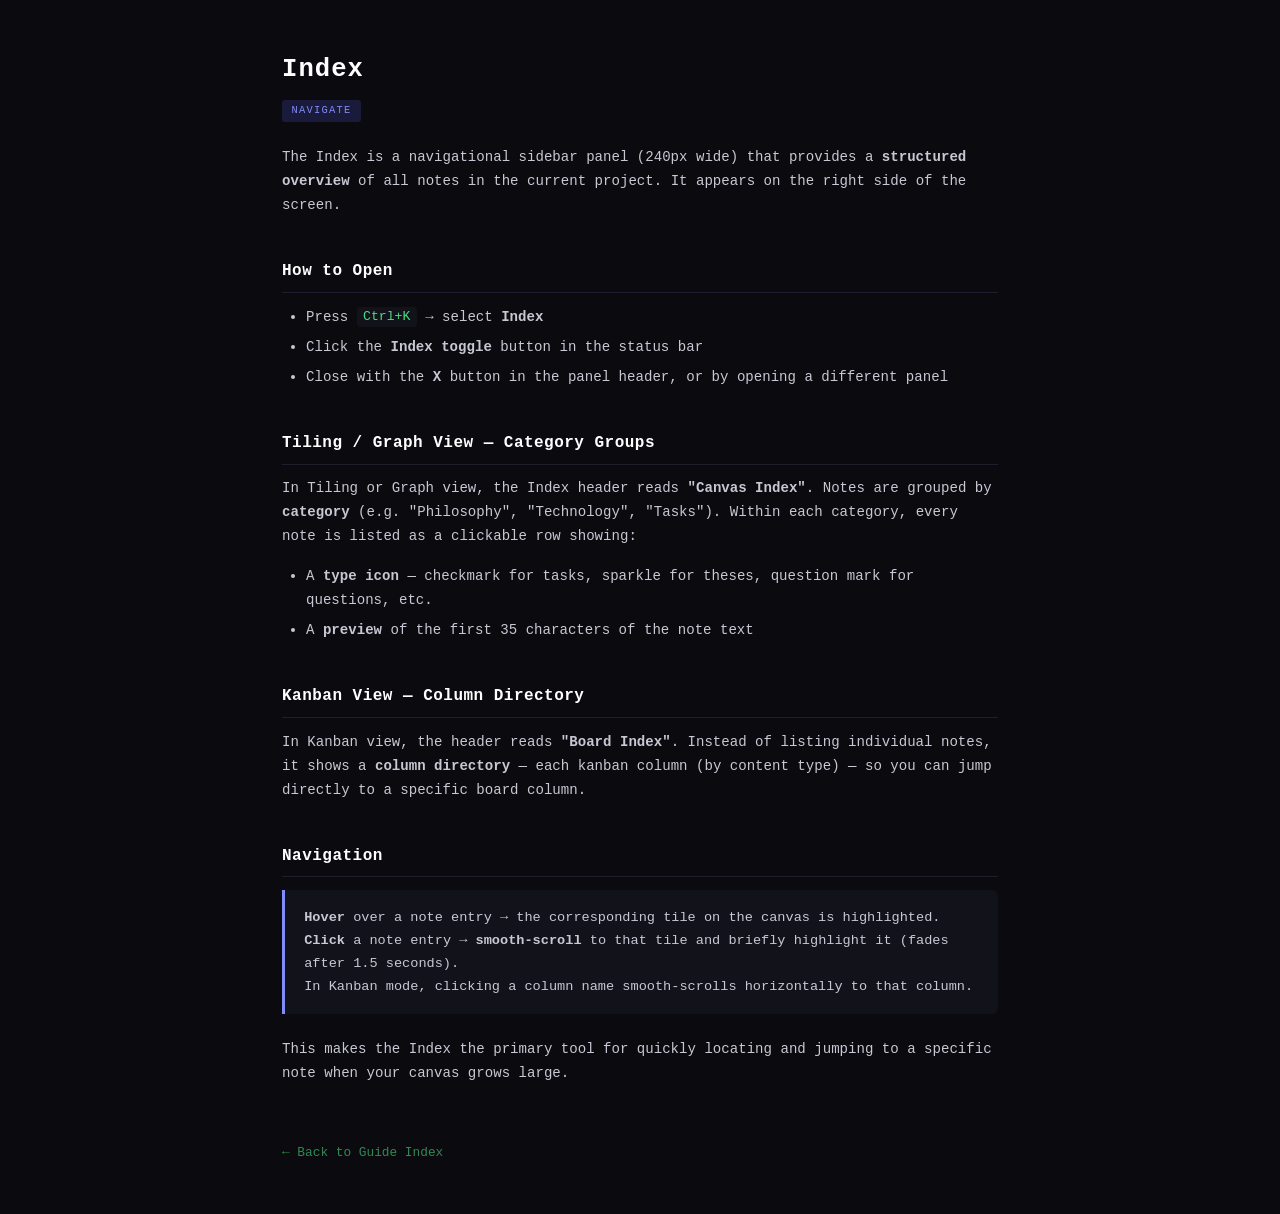
<file: guide/index.html>
<!DOCTYPE html>
<html lang="en">
<head>
<meta charset="UTF-8">
<meta name="viewport" content="width=device-width, initial-scale=1.0">
<title>Index — nodepad Guide</title>
<style>
  :root { --bg: #0a0a0f; --surface: #12121a; --border: #1e1e2e; --text: #c8c8d4; --muted: #6e6e82; --accent: #4ade80; --accent-dim: #22543d; }
  * { margin: 0; padding: 0; box-sizing: border-box; }
  body { font-family: 'SF Mono', 'Cascadia Code', 'Fira Code', monospace; background: var(--bg); color: var(--text); line-height: 1.7; padding: 3rem 2rem; max-width: 780px; margin: 0 auto; }
  a { color: var(--accent); text-decoration: none; }
  a:hover { text-decoration: underline; }
  h1 { font-size: 1.6rem; color: #fff; margin-bottom: 0.3rem; letter-spacing: 0.04em; }
  .badge { display: inline-block; font-size: 0.65rem; text-transform: uppercase; letter-spacing: 0.12em; padding: 0.15rem 0.6rem; border-radius: 3px; background: #1a1a3a; color: #818cf8; margin-bottom: 1.5rem; }
  h2 { font-size: 1rem; color: #fff; margin-top: 2.5rem; margin-bottom: 0.8rem; padding-bottom: 0.4rem; border-bottom: 1px solid var(--border); letter-spacing: 0.03em; }
  p { margin-bottom: 1rem; font-size: 0.88rem; }
  ul { margin-bottom: 1rem; padding-left: 1.5rem; font-size: 0.88rem; }
  li { margin-bottom: 0.4rem; }
  code { background: var(--surface); padding: 0.15rem 0.4rem; border-radius: 3px; font-size: 0.82rem; color: var(--accent); }
  .callout { background: var(--surface); border-left: 3px solid #818cf8; padding: 1rem 1.2rem; border-radius: 0 6px 6px 0; margin-bottom: 1.5rem; font-size: 0.85rem; }
  .back { display: inline-block; margin-top: 2.5rem; font-size: 0.8rem; opacity: 0.6; }
  .back:hover { opacity: 1; }
</style>
</head>
<body>

<h1>Index</h1>
<span class="badge">Navigate</span>

<p>
  The Index is a navigational sidebar panel (240px wide) that provides a <strong>structured overview</strong> of all notes in the current project. It appears on the right side of the screen.
</p>

<h2>How to Open</h2>
<ul>
  <li>Press <code>Ctrl+K</code> → select <strong>Index</strong></li>
  <li>Click the <strong>Index toggle</strong> button in the status bar</li>
  <li>Close with the <strong>X</strong> button in the panel header, or by opening a different panel</li>
</ul>

<h2>Tiling / Graph View — Category Groups</h2>
<p>
  In Tiling or Graph view, the Index header reads <strong>"Canvas Index"</strong>. Notes are grouped by <strong>category</strong> (e.g. "Philosophy", "Technology", "Tasks"). Within each category, every note is listed as a clickable row showing:
</p>
<ul>
  <li>A <strong>type icon</strong> — checkmark for tasks, sparkle for theses, question mark for questions, etc.</li>
  <li>A <strong>preview</strong> of the first 35 characters of the note text</li>
</ul>

<h2>Kanban View — Column Directory</h2>
<p>
  In Kanban view, the header reads <strong>"Board Index"</strong>. Instead of listing individual notes, it shows a <strong>column directory</strong> — each kanban column (by content type) — so you can jump directly to a specific board column.
</p>

<h2>Navigation</h2>
<div class="callout">
  <strong>Hover</strong> over a note entry → the corresponding tile on the canvas is highlighted.<br>
  <strong>Click</strong> a note entry → <strong>smooth-scroll</strong> to that tile and briefly highlight it (fades after 1.5 seconds).<br>
  In Kanban mode, clicking a column name smooth-scrolls horizontally to that column.
</div>

<p>
  This makes the Index the primary tool for quickly locating and jumping to a specific note when your canvas grows large.
</p>

<a class="back" href="guide-index.html">← Back to Guide Index</a>

</body>
</html>
</file>
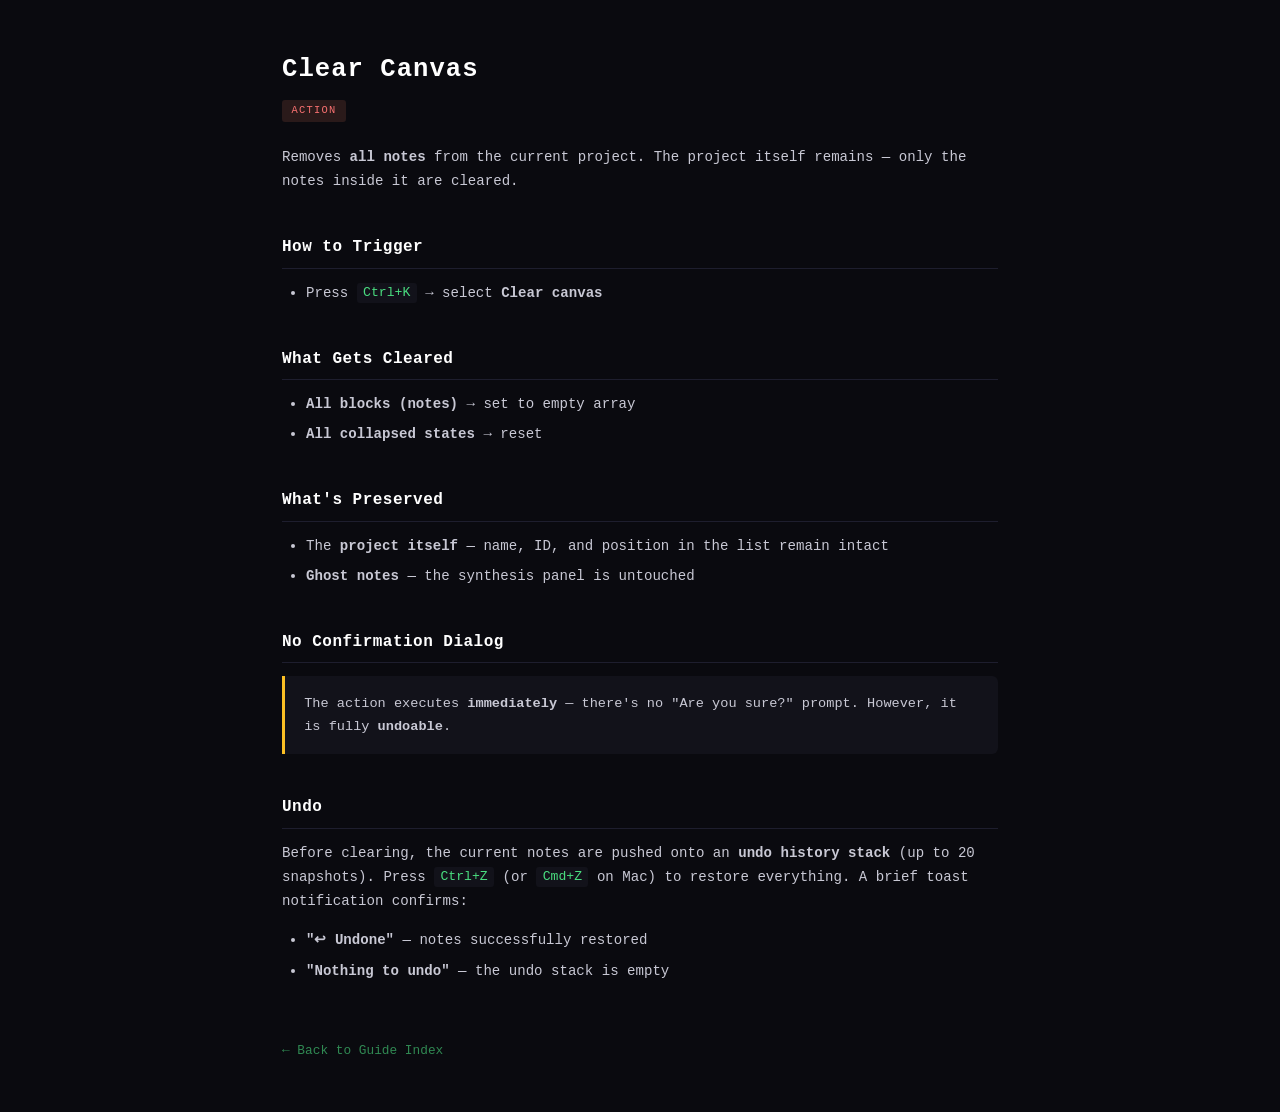
<file: guide/clear-canvas.html>
<!DOCTYPE html>
<html lang="en">
<head>
<meta charset="UTF-8">
<meta name="viewport" content="width=device-width, initial-scale=1.0">
<title>Clear Canvas — nodepad Guide</title>
<style>
  :root { --bg: #0a0a0f; --surface: #12121a; --border: #1e1e2e; --text: #c8c8d4; --muted: #6e6e82; --accent: #4ade80; --accent-dim: #22543d; }
  * { margin: 0; padding: 0; box-sizing: border-box; }
  body { font-family: 'SF Mono', 'Cascadia Code', 'Fira Code', monospace; background: var(--bg); color: var(--text); line-height: 1.7; padding: 3rem 2rem; max-width: 780px; margin: 0 auto; }
  a { color: var(--accent); text-decoration: none; }
  a:hover { text-decoration: underline; }
  h1 { font-size: 1.6rem; color: #fff; margin-bottom: 0.3rem; letter-spacing: 0.04em; }
  .badge { display: inline-block; font-size: 0.65rem; text-transform: uppercase; letter-spacing: 0.12em; padding: 0.15rem 0.6rem; border-radius: 3px; background: #2a1a1a; color: #f87171; margin-bottom: 1.5rem; }
  h2 { font-size: 1rem; color: #fff; margin-top: 2.5rem; margin-bottom: 0.8rem; padding-bottom: 0.4rem; border-bottom: 1px solid var(--border); letter-spacing: 0.03em; }
  p { margin-bottom: 1rem; font-size: 0.88rem; }
  ul { margin-bottom: 1rem; padding-left: 1.5rem; font-size: 0.88rem; }
  li { margin-bottom: 0.4rem; }
  code { background: var(--surface); padding: 0.15rem 0.4rem; border-radius: 3px; font-size: 0.82rem; color: var(--accent); }
  .callout { background: var(--surface); border-left: 3px solid #fbbf24; padding: 1rem 1.2rem; border-radius: 0 6px 6px 0; margin-bottom: 1.5rem; font-size: 0.85rem; }
  .back { display: inline-block; margin-top: 2.5rem; font-size: 0.8rem; opacity: 0.6; }
  .back:hover { opacity: 1; }
</style>
</head>
<body>

<h1>Clear Canvas</h1>
<span class="badge">Action</span>

<p>
  Removes <strong>all notes</strong> from the current project. The project itself remains — only the notes inside it are cleared.
</p>

<h2>How to Trigger</h2>
<ul>
  <li>Press <code>Ctrl+K</code> → select <strong>Clear canvas</strong></li>
</ul>

<h2>What Gets Cleared</h2>
<ul>
  <li><strong>All blocks (notes)</strong> → set to empty array</li>
  <li><strong>All collapsed states</strong> → reset</li>
</ul>

<h2>What's Preserved</h2>
<ul>
  <li>The <strong>project itself</strong> — name, ID, and position in the list remain intact</li>
  <li><strong>Ghost notes</strong> — the synthesis panel is untouched</li>
</ul>

<h2>No Confirmation Dialog</h2>
<div class="callout">
  The action executes <strong>immediately</strong> — there's no "Are you sure?" prompt. However, it is fully <strong>undoable</strong>.
</div>

<h2>Undo</h2>
<p>
  Before clearing, the current notes are pushed onto an <strong>undo history stack</strong> (up to 20 snapshots). Press <code>Ctrl+Z</code> (or <code>Cmd+Z</code> on Mac) to restore everything. A brief toast notification confirms:
</p>
<ul>
  <li><strong>"↩ Undone"</strong> — notes successfully restored</li>
  <li><strong>"Nothing to undo"</strong> — the undo stack is empty</li>
</ul>

<a class="back" href="guide-index.html">← Back to Guide Index</a>

</body>
</html>
</file>
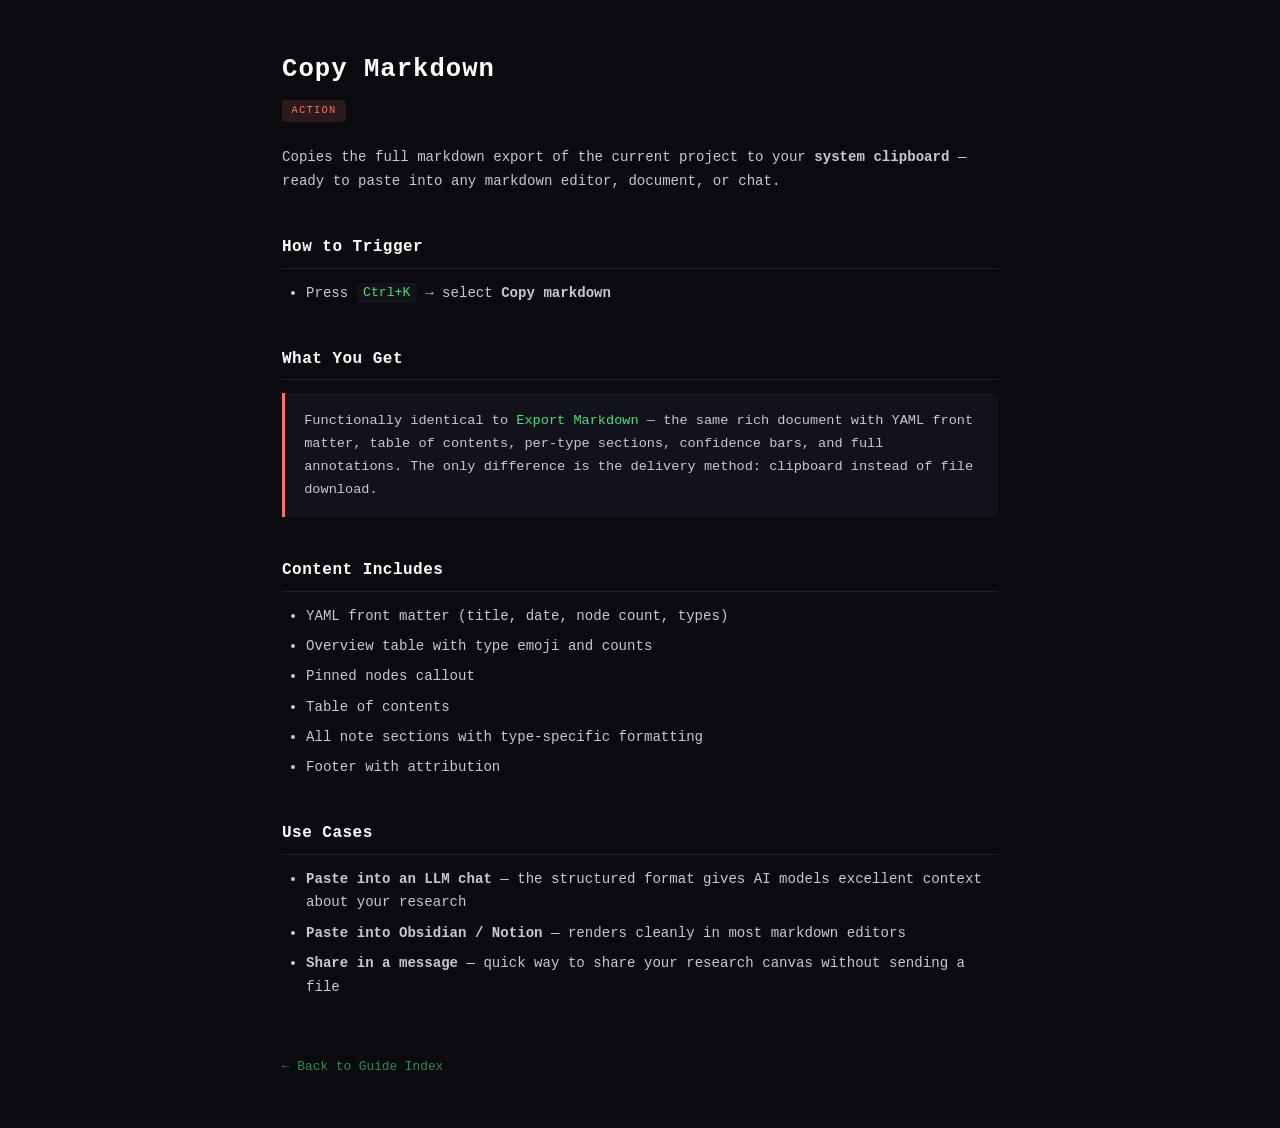
<file: guide/copy-markdown.html>
<!DOCTYPE html>
<html lang="en">
<head>
<meta charset="UTF-8">
<meta name="viewport" content="width=device-width, initial-scale=1.0">
<title>Copy Markdown — nodepad Guide</title>
<style>
  :root { --bg: #0a0a0f; --surface: #12121a; --border: #1e1e2e; --text: #c8c8d4; --muted: #6e6e82; --accent: #4ade80; --accent-dim: #22543d; }
  * { margin: 0; padding: 0; box-sizing: border-box; }
  body { font-family: 'SF Mono', 'Cascadia Code', 'Fira Code', monospace; background: var(--bg); color: var(--text); line-height: 1.7; padding: 3rem 2rem; max-width: 780px; margin: 0 auto; }
  a { color: var(--accent); text-decoration: none; }
  a:hover { text-decoration: underline; }
  h1 { font-size: 1.6rem; color: #fff; margin-bottom: 0.3rem; letter-spacing: 0.04em; }
  .badge { display: inline-block; font-size: 0.65rem; text-transform: uppercase; letter-spacing: 0.12em; padding: 0.15rem 0.6rem; border-radius: 3px; background: #2a1a1a; color: #f87171; margin-bottom: 1.5rem; }
  h2 { font-size: 1rem; color: #fff; margin-top: 2.5rem; margin-bottom: 0.8rem; padding-bottom: 0.4rem; border-bottom: 1px solid var(--border); letter-spacing: 0.03em; }
  p { margin-bottom: 1rem; font-size: 0.88rem; }
  ul { margin-bottom: 1rem; padding-left: 1.5rem; font-size: 0.88rem; }
  li { margin-bottom: 0.4rem; }
  code { background: var(--surface); padding: 0.15rem 0.4rem; border-radius: 3px; font-size: 0.82rem; color: var(--accent); }
  .callout { background: var(--surface); border-left: 3px solid #f87171; padding: 1rem 1.2rem; border-radius: 0 6px 6px 0; margin-bottom: 1.5rem; font-size: 0.85rem; }
  .back { display: inline-block; margin-top: 2.5rem; font-size: 0.8rem; opacity: 0.6; }
  .back:hover { opacity: 1; }
</style>
</head>
<body>

<h1>Copy Markdown</h1>
<span class="badge">Action</span>

<p>
  Copies the full markdown export of the current project to your <strong>system clipboard</strong> — ready to paste into any markdown editor, document, or chat.
</p>

<h2>How to Trigger</h2>
<ul>
  <li>Press <code>Ctrl+K</code> → select <strong>Copy markdown</strong></li>
</ul>

<h2>What You Get</h2>
<div class="callout">
  Functionally identical to <a href="export-markdown.html">Export Markdown</a> — the same rich document with YAML front matter, table of contents, per-type sections, confidence bars, and full annotations. The only difference is the delivery method: clipboard instead of file download.
</div>

<h2>Content Includes</h2>
<ul>
  <li>YAML front matter (title, date, node count, types)</li>
  <li>Overview table with type emoji and counts</li>
  <li>Pinned nodes callout</li>
  <li>Table of contents</li>
  <li>All note sections with type-specific formatting</li>
  <li>Footer with attribution</li>
</ul>

<h2>Use Cases</h2>
<ul>
  <li><strong>Paste into an LLM chat</strong> — the structured format gives AI models excellent context about your research</li>
  <li><strong>Paste into Obsidian / Notion</strong> — renders cleanly in most markdown editors</li>
  <li><strong>Share in a message</strong> — quick way to share your research canvas without sending a file</li>
</ul>

<a class="back" href="guide-index.html">← Back to Guide Index</a>

</body>
</html>
</file>
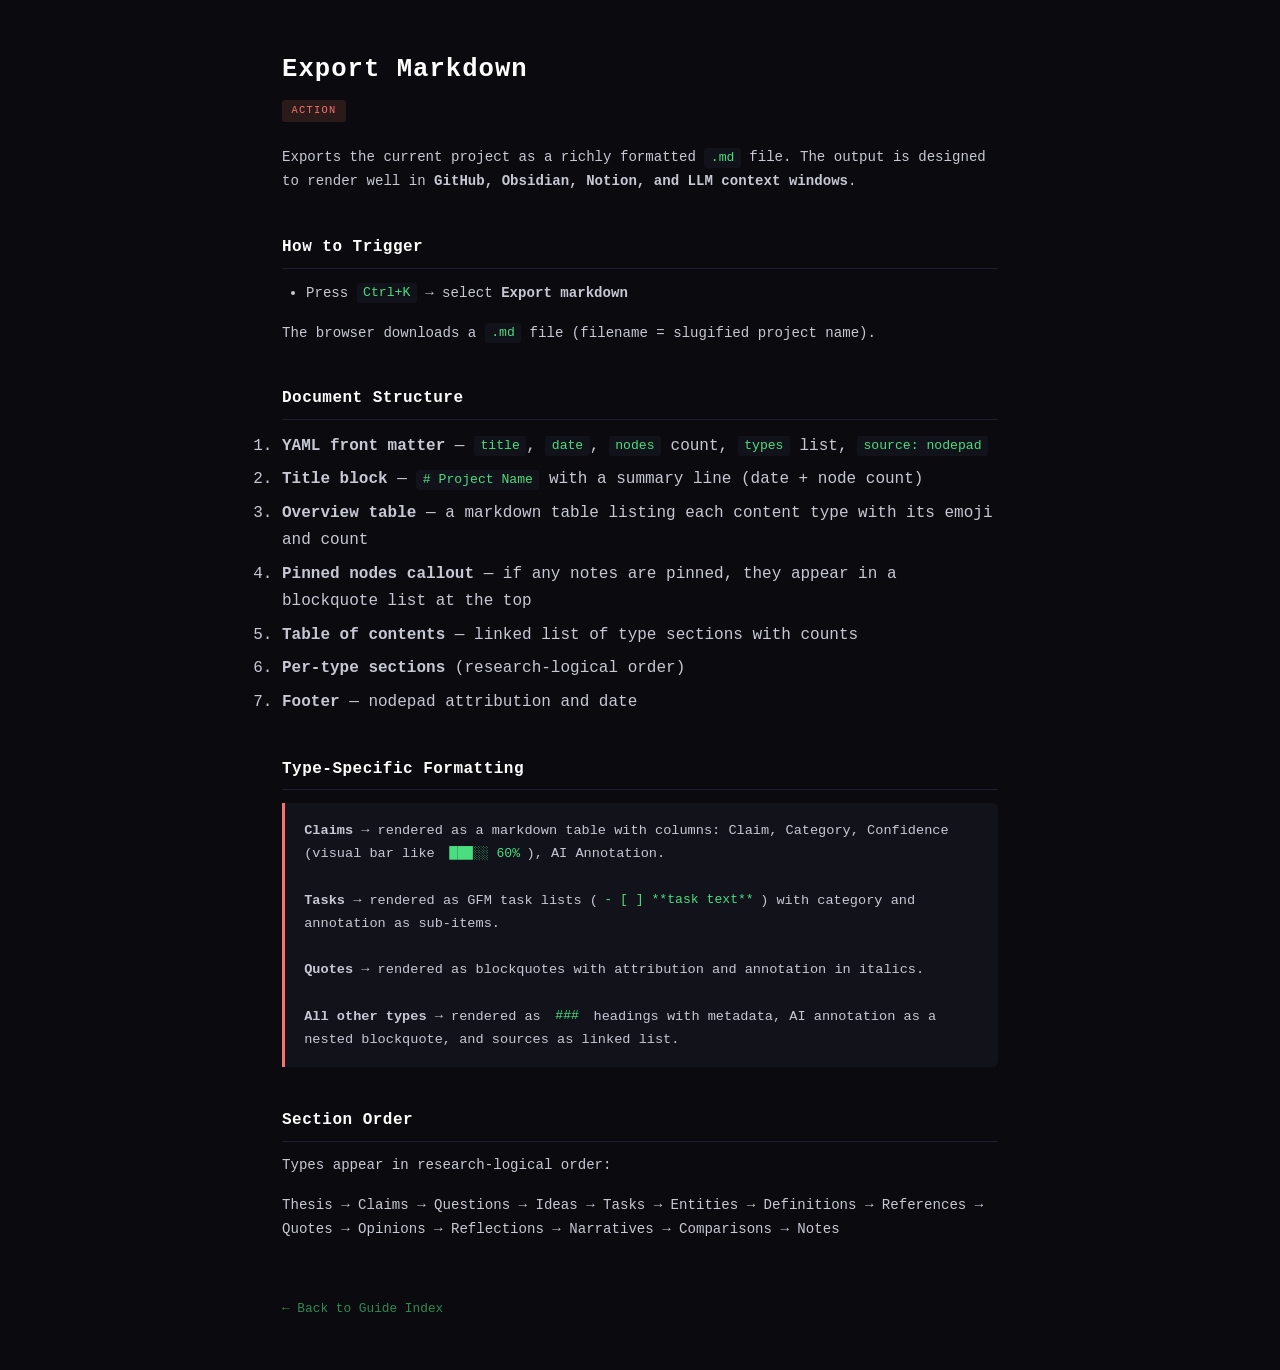
<file: guide/export-markdown.html>
<!DOCTYPE html>
<html lang="en">
<head>
<meta charset="UTF-8">
<meta name="viewport" content="width=device-width, initial-scale=1.0">
<title>Export Markdown — nodepad Guide</title>
<style>
  :root { --bg: #0a0a0f; --surface: #12121a; --border: #1e1e2e; --text: #c8c8d4; --muted: #6e6e82; --accent: #4ade80; --accent-dim: #22543d; }
  * { margin: 0; padding: 0; box-sizing: border-box; }
  body { font-family: 'SF Mono', 'Cascadia Code', 'Fira Code', monospace; background: var(--bg); color: var(--text); line-height: 1.7; padding: 3rem 2rem; max-width: 780px; margin: 0 auto; }
  a { color: var(--accent); text-decoration: none; }
  a:hover { text-decoration: underline; }
  h1 { font-size: 1.6rem; color: #fff; margin-bottom: 0.3rem; letter-spacing: 0.04em; }
  .badge { display: inline-block; font-size: 0.65rem; text-transform: uppercase; letter-spacing: 0.12em; padding: 0.15rem 0.6rem; border-radius: 3px; background: #2a1a1a; color: #f87171; margin-bottom: 1.5rem; }
  h2 { font-size: 1rem; color: #fff; margin-top: 2.5rem; margin-bottom: 0.8rem; padding-bottom: 0.4rem; border-bottom: 1px solid var(--border); letter-spacing: 0.03em; }
  p { margin-bottom: 1rem; font-size: 0.88rem; }
  ul { margin-bottom: 1rem; padding-left: 1.5rem; font-size: 0.88rem; }
  li { margin-bottom: 0.4rem; }
  code { background: var(--surface); padding: 0.15rem 0.4rem; border-radius: 3px; font-size: 0.82rem; color: var(--accent); }
  .callout { background: var(--surface); border-left: 3px solid #f87171; padding: 1rem 1.2rem; border-radius: 0 6px 6px 0; margin-bottom: 1.5rem; font-size: 0.85rem; }
  .back { display: inline-block; margin-top: 2.5rem; font-size: 0.8rem; opacity: 0.6; }
  .back:hover { opacity: 1; }
</style>
</head>
<body>

<h1>Export Markdown</h1>
<span class="badge">Action</span>

<p>
  Exports the current project as a richly formatted <code>.md</code> file. The output is designed to render well in <strong>GitHub, Obsidian, Notion, and LLM context windows</strong>.
</p>

<h2>How to Trigger</h2>
<ul>
  <li>Press <code>Ctrl+K</code> → select <strong>Export markdown</strong></li>
</ul>
<p>The browser downloads a <code>.md</code> file (filename = slugified project name).</p>

<h2>Document Structure</h2>
<ol>
  <li><strong>YAML front matter</strong> — <code>title</code>, <code>date</code>, <code>nodes</code> count, <code>types</code> list, <code>source: nodepad</code></li>
  <li><strong>Title block</strong> — <code># Project Name</code> with a summary line (date + node count)</li>
  <li><strong>Overview table</strong> — a markdown table listing each content type with its emoji and count</li>
  <li><strong>Pinned nodes callout</strong> — if any notes are pinned, they appear in a blockquote list at the top</li>
  <li><strong>Table of contents</strong> — linked list of type sections with counts</li>
  <li><strong>Per-type sections</strong> (research-logical order)</li>
  <li><strong>Footer</strong> — nodepad attribution and date</li>
</ol>

<h2>Type-Specific Formatting</h2>
<div class="callout">
  <strong>Claims</strong> → rendered as a markdown table with columns: Claim, Category, Confidence (visual bar like <code>███░░ 60%</code>), AI Annotation.<br><br>
  <strong>Tasks</strong> → rendered as GFM task lists (<code>- [ ] **task text**</code>) with category and annotation as sub-items.<br><br>
  <strong>Quotes</strong> → rendered as blockquotes with attribution and annotation in italics.<br><br>
  <strong>All other types</strong> → rendered as <code>###</code> headings with metadata, AI annotation as a nested blockquote, and sources as linked list.
</div>

<h2>Section Order</h2>
<p>Types appear in research-logical order:</p>
<p>Thesis → Claims → Questions → Ideas → Tasks → Entities → Definitions → References → Quotes → Opinions → Reflections → Narratives → Comparisons → Notes</p>

<a class="back" href="guide-index.html">← Back to Guide Index</a>

</body>
</html>
</file>
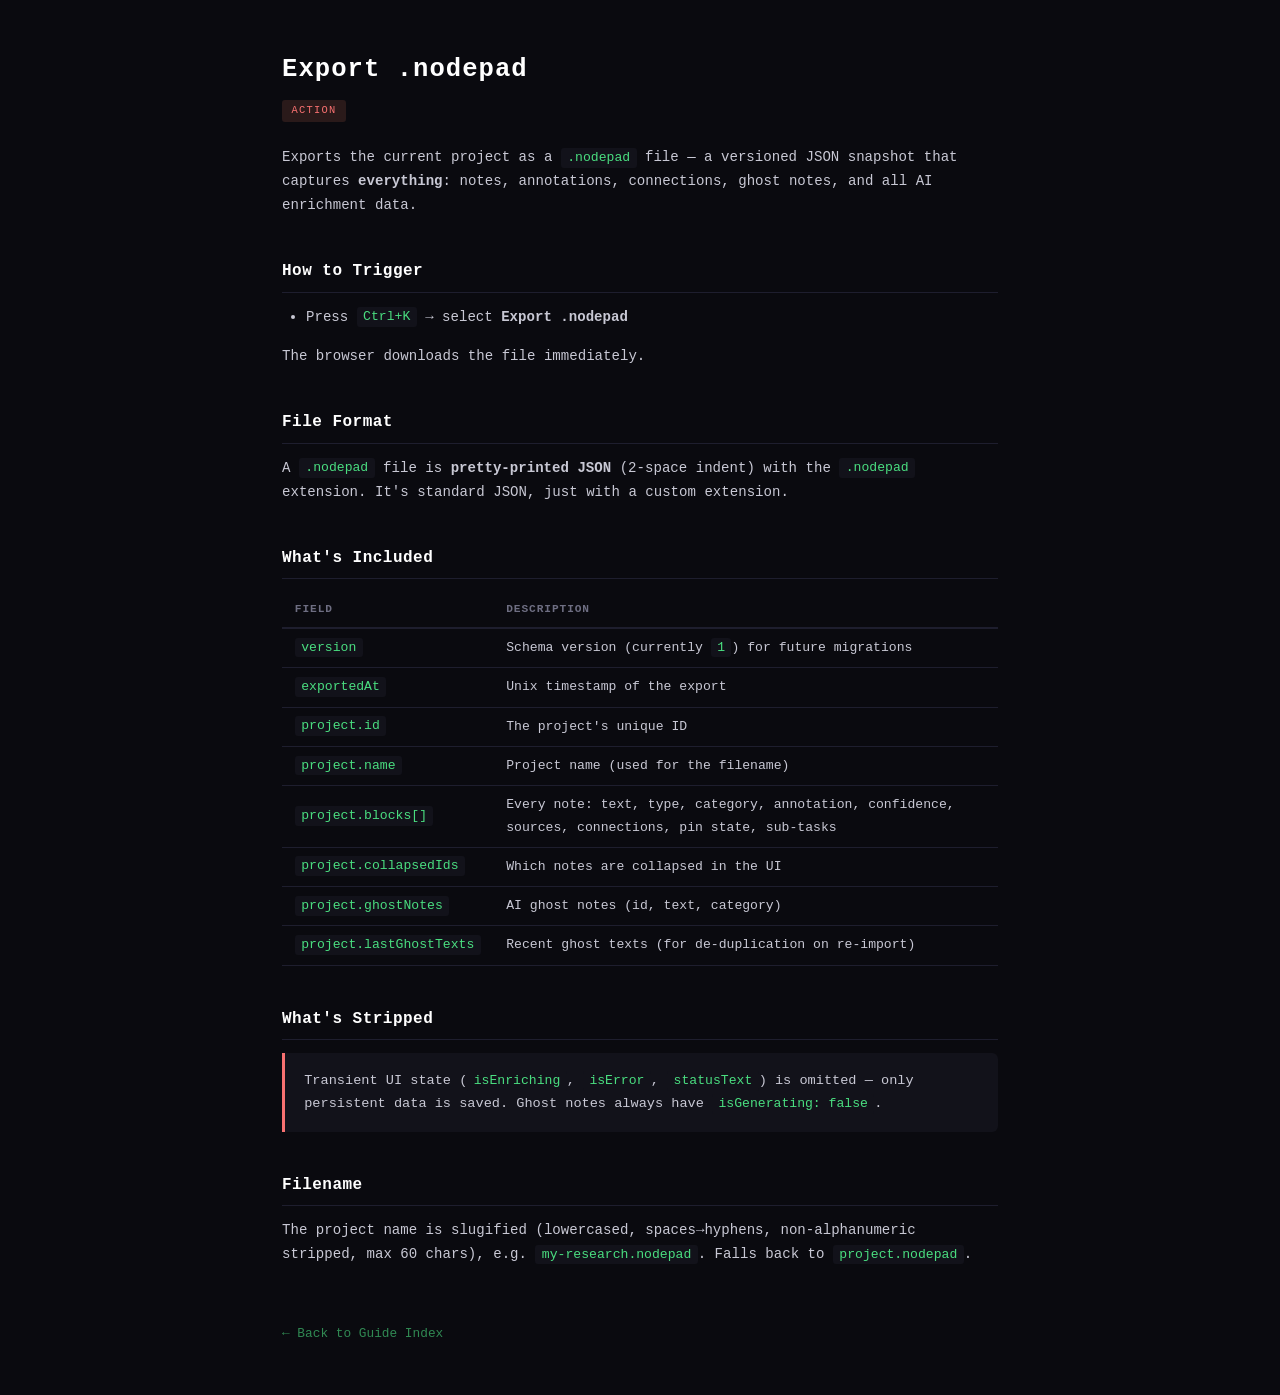
<file: guide/export-nodepad.html>
<!DOCTYPE html>
<html lang="en">
<head>
<meta charset="UTF-8">
<meta name="viewport" content="width=device-width, initial-scale=1.0">
<title>Export .nodepad — nodepad Guide</title>
<style>
  :root { --bg: #0a0a0f; --surface: #12121a; --border: #1e1e2e; --text: #c8c8d4; --muted: #6e6e82; --accent: #4ade80; --accent-dim: #22543d; }
  * { margin: 0; padding: 0; box-sizing: border-box; }
  body { font-family: 'SF Mono', 'Cascadia Code', 'Fira Code', monospace; background: var(--bg); color: var(--text); line-height: 1.7; padding: 3rem 2rem; max-width: 780px; margin: 0 auto; }
  a { color: var(--accent); text-decoration: none; }
  a:hover { text-decoration: underline; }
  h1 { font-size: 1.6rem; color: #fff; margin-bottom: 0.3rem; letter-spacing: 0.04em; }
  .badge { display: inline-block; font-size: 0.65rem; text-transform: uppercase; letter-spacing: 0.12em; padding: 0.15rem 0.6rem; border-radius: 3px; background: #2a1a1a; color: #f87171; margin-bottom: 1.5rem; }
  h2 { font-size: 1rem; color: #fff; margin-top: 2.5rem; margin-bottom: 0.8rem; padding-bottom: 0.4rem; border-bottom: 1px solid var(--border); letter-spacing: 0.03em; }
  p { margin-bottom: 1rem; font-size: 0.88rem; }
  ul { margin-bottom: 1rem; padding-left: 1.5rem; font-size: 0.88rem; }
  li { margin-bottom: 0.4rem; }
  table { width: 100%; border-collapse: collapse; margin-bottom: 1.5rem; font-size: 0.82rem; }
  th { text-align: left; padding: 0.5rem 0.8rem; border-bottom: 2px solid var(--border); color: var(--muted); text-transform: uppercase; letter-spacing: 0.08em; font-size: 0.7rem; }
  td { padding: 0.5rem 0.8rem; border-bottom: 1px solid var(--border); }
  code { background: var(--surface); padding: 0.15rem 0.4rem; border-radius: 3px; font-size: 0.82rem; color: var(--accent); }
  .callout { background: var(--surface); border-left: 3px solid #f87171; padding: 1rem 1.2rem; border-radius: 0 6px 6px 0; margin-bottom: 1.5rem; font-size: 0.85rem; }
  .back { display: inline-block; margin-top: 2.5rem; font-size: 0.8rem; opacity: 0.6; }
  .back:hover { opacity: 1; }
</style>
</head>
<body>

<h1>Export .nodepad</h1>
<span class="badge">Action</span>

<p>
  Exports the current project as a <code>.nodepad</code> file — a versioned JSON snapshot that captures <strong>everything</strong>: notes, annotations, connections, ghost notes, and all AI enrichment data.
</p>

<h2>How to Trigger</h2>
<ul>
  <li>Press <code>Ctrl+K</code> → select <strong>Export .nodepad</strong></li>
</ul>
<p>The browser downloads the file immediately.</p>

<h2>File Format</h2>
<p>
  A <code>.nodepad</code> file is <strong>pretty-printed JSON</strong> (2-space indent) with the <code>.nodepad</code> extension. It's standard JSON, just with a custom extension.
</p>

<h2>What's Included</h2>
<table>
  <tr><th>Field</th><th>Description</th></tr>
  <tr><td><code>version</code></td><td>Schema version (currently <code>1</code>) for future migrations</td></tr>
  <tr><td><code>exportedAt</code></td><td>Unix timestamp of the export</td></tr>
  <tr><td><code>project.id</code></td><td>The project's unique ID</td></tr>
  <tr><td><code>project.name</code></td><td>Project name (used for the filename)</td></tr>
  <tr><td><code>project.blocks[]</code></td><td>Every note: text, type, category, annotation, confidence, sources, connections, pin state, sub-tasks</td></tr>
  <tr><td><code>project.collapsedIds</code></td><td>Which notes are collapsed in the UI</td></tr>
  <tr><td><code>project.ghostNotes</code></td><td>AI ghost notes (id, text, category)</td></tr>
  <tr><td><code>project.lastGhostTexts</code></td><td>Recent ghost texts (for de-duplication on re-import)</td></tr>
</table>

<h2>What's Stripped</h2>
<div class="callout">
  Transient UI state (<code>isEnriching</code>, <code>isError</code>, <code>statusText</code>) is omitted — only persistent data is saved. Ghost notes always have <code>isGenerating: false</code>.
</div>

<h2>Filename</h2>
<p>
  The project name is slugified (lowercased, spaces→hyphens, non-alphanumeric stripped, max 60 chars), e.g. <code>my-research.nodepad</code>. Falls back to <code>project.nodepad</code>.
</p>

<a class="back" href="guide-index.html">← Back to Guide Index</a>

</body>
</html>
</file>
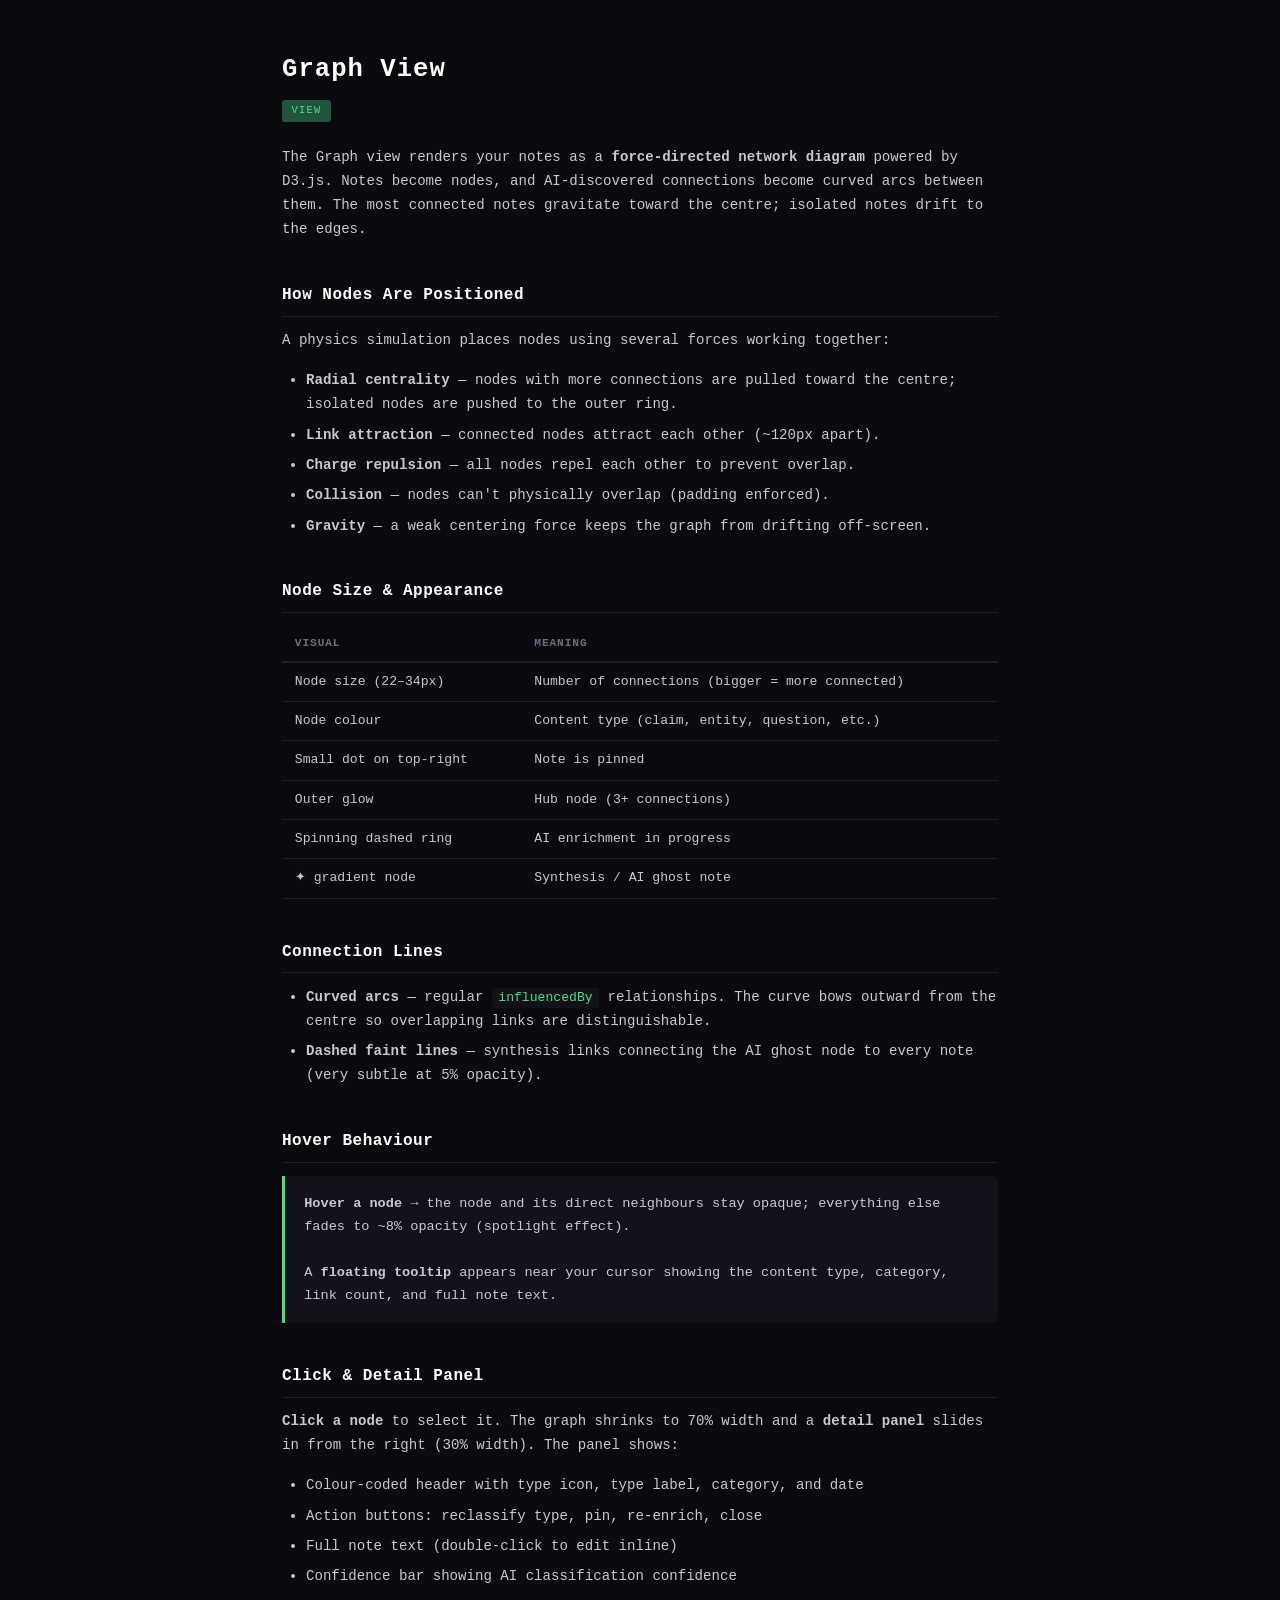
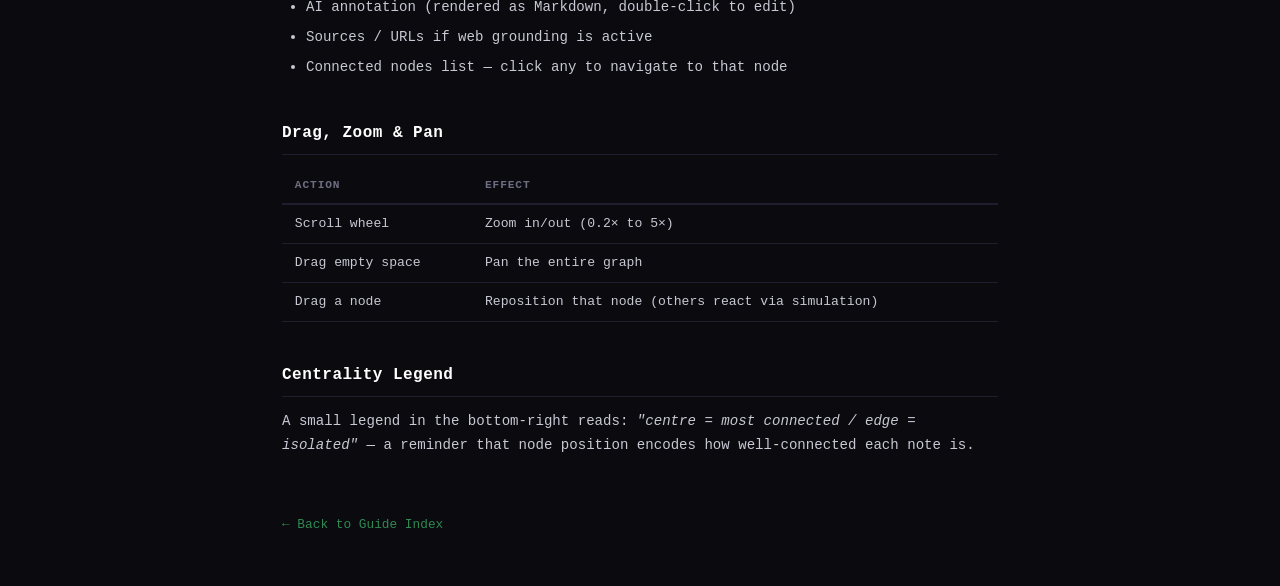
<file: guide/graph.html>
<!DOCTYPE html>
<html lang="en">
<head>
<meta charset="UTF-8">
<meta name="viewport" content="width=device-width, initial-scale=1.0">
<title>Graph View — nodepad Guide</title>
<style>
  :root { --bg: #0a0a0f; --surface: #12121a; --border: #1e1e2e; --text: #c8c8d4; --muted: #6e6e82; --accent: #4ade80; --accent-dim: #22543d; }
  * { margin: 0; padding: 0; box-sizing: border-box; }
  body { font-family: 'SF Mono', 'Cascadia Code', 'Fira Code', monospace; background: var(--bg); color: var(--text); line-height: 1.7; padding: 3rem 2rem; max-width: 780px; margin: 0 auto; }
  a { color: var(--accent); text-decoration: none; }
  a:hover { text-decoration: underline; }
  h1 { font-size: 1.6rem; color: #fff; margin-bottom: 0.3rem; letter-spacing: 0.04em; }
  .badge { display: inline-block; font-size: 0.65rem; text-transform: uppercase; letter-spacing: 0.12em; padding: 0.15rem 0.6rem; border-radius: 3px; background: var(--accent-dim); color: var(--accent); margin-bottom: 1.5rem; }
  h2 { font-size: 1rem; color: #fff; margin-top: 2.5rem; margin-bottom: 0.8rem; padding-bottom: 0.4rem; border-bottom: 1px solid var(--border); letter-spacing: 0.03em; }
  p { margin-bottom: 1rem; font-size: 0.88rem; }
  ul { margin-bottom: 1rem; padding-left: 1.5rem; font-size: 0.88rem; }
  li { margin-bottom: 0.4rem; }
  table { width: 100%; border-collapse: collapse; margin-bottom: 1.5rem; font-size: 0.82rem; }
  th { text-align: left; padding: 0.5rem 0.8rem; border-bottom: 2px solid var(--border); color: var(--muted); text-transform: uppercase; letter-spacing: 0.08em; font-size: 0.7rem; }
  td { padding: 0.5rem 0.8rem; border-bottom: 1px solid var(--border); }
  code { background: var(--surface); padding: 0.15rem 0.4rem; border-radius: 3px; font-size: 0.82rem; color: var(--accent); }
  .callout { background: var(--surface); border-left: 3px solid var(--accent); padding: 1rem 1.2rem; border-radius: 0 6px 6px 0; margin-bottom: 1.5rem; font-size: 0.85rem; }
  .back { display: inline-block; margin-top: 2.5rem; font-size: 0.8rem; opacity: 0.6; }
  .back:hover { opacity: 1; }
</style>
</head>
<body>

<h1>Graph View</h1>
<span class="badge">View</span>

<p>
  The Graph view renders your notes as a <strong>force-directed network diagram</strong> powered by D3.js. Notes become nodes, and AI-discovered connections become curved arcs between them. The most connected notes gravitate toward the centre; isolated notes drift to the edges.
</p>

<h2>How Nodes Are Positioned</h2>
<p>
  A physics simulation places nodes using several forces working together:
</p>
<ul>
  <li><strong>Radial centrality</strong> — nodes with more connections are pulled toward the centre; isolated nodes are pushed to the outer ring.</li>
  <li><strong>Link attraction</strong> — connected nodes attract each other (~120px apart).</li>
  <li><strong>Charge repulsion</strong> — all nodes repel each other to prevent overlap.</li>
  <li><strong>Collision</strong> — nodes can't physically overlap (padding enforced).</li>
  <li><strong>Gravity</strong> — a weak centering force keeps the graph from drifting off-screen.</li>
</ul>

<h2>Node Size &amp; Appearance</h2>
<table>
  <tr><th>Visual</th><th>Meaning</th></tr>
  <tr><td>Node size (22–34px)</td><td>Number of connections (bigger = more connected)</td></tr>
  <tr><td>Node colour</td><td>Content type (claim, entity, question, etc.)</td></tr>
  <tr><td>Small dot on top-right</td><td>Note is pinned</td></tr>
  <tr><td>Outer glow</td><td>Hub node (3+ connections)</td></tr>
  <tr><td>Spinning dashed ring</td><td>AI enrichment in progress</td></tr>
  <tr><td>✦ gradient node</td><td>Synthesis / AI ghost note</td></tr>
</table>

<h2>Connection Lines</h2>
<ul>
  <li><strong>Curved arcs</strong> — regular <code>influencedBy</code> relationships. The curve bows outward from the centre so overlapping links are distinguishable.</li>
  <li><strong>Dashed faint lines</strong> — synthesis links connecting the AI ghost node to every note (very subtle at 5% opacity).</li>
</ul>

<h2>Hover Behaviour</h2>
<div class="callout">
  <strong>Hover a node</strong> → the node and its direct neighbours stay opaque; everything else fades to ~8% opacity (spotlight effect).<br><br>
  A <strong>floating tooltip</strong> appears near your cursor showing the content type, category, link count, and full note text.
</div>

<h2>Click &amp; Detail Panel</h2>
<p>
  <strong>Click a node</strong> to select it. The graph shrinks to 70% width and a <strong>detail panel</strong> slides in from the right (30% width). The panel shows:
</p>
<ul>
  <li>Colour-coded header with type icon, type label, category, and date</li>
  <li>Action buttons: reclassify type, pin, re-enrich, close</li>
  <li>Full note text (double-click to edit inline)</li>
  <li>Confidence bar showing AI classification confidence</li>
  <li>AI annotation (rendered as Markdown, double-click to edit)</li>
  <li>Sources / URLs if web grounding is active</li>
  <li>Connected nodes list — click any to navigate to that node</li>
</ul>

<h2>Drag, Zoom &amp; Pan</h2>
<table>
  <tr><th>Action</th><th>Effect</th></tr>
  <tr><td>Scroll wheel</td><td>Zoom in/out (0.2× to 5×)</td></tr>
  <tr><td>Drag empty space</td><td>Pan the entire graph</td></tr>
  <tr><td>Drag a node</td><td>Reposition that node (others react via simulation)</td></tr>
</table>

<h2>Centrality Legend</h2>
<p>
  A small legend in the bottom-right reads: <em>"centre = most connected / edge = isolated"</em> — a reminder that node position encodes how well-connected each note is.
</p>

<a class="back" href="guide-index.html">← Back to Guide Index</a>

</body>
</html>
</file>
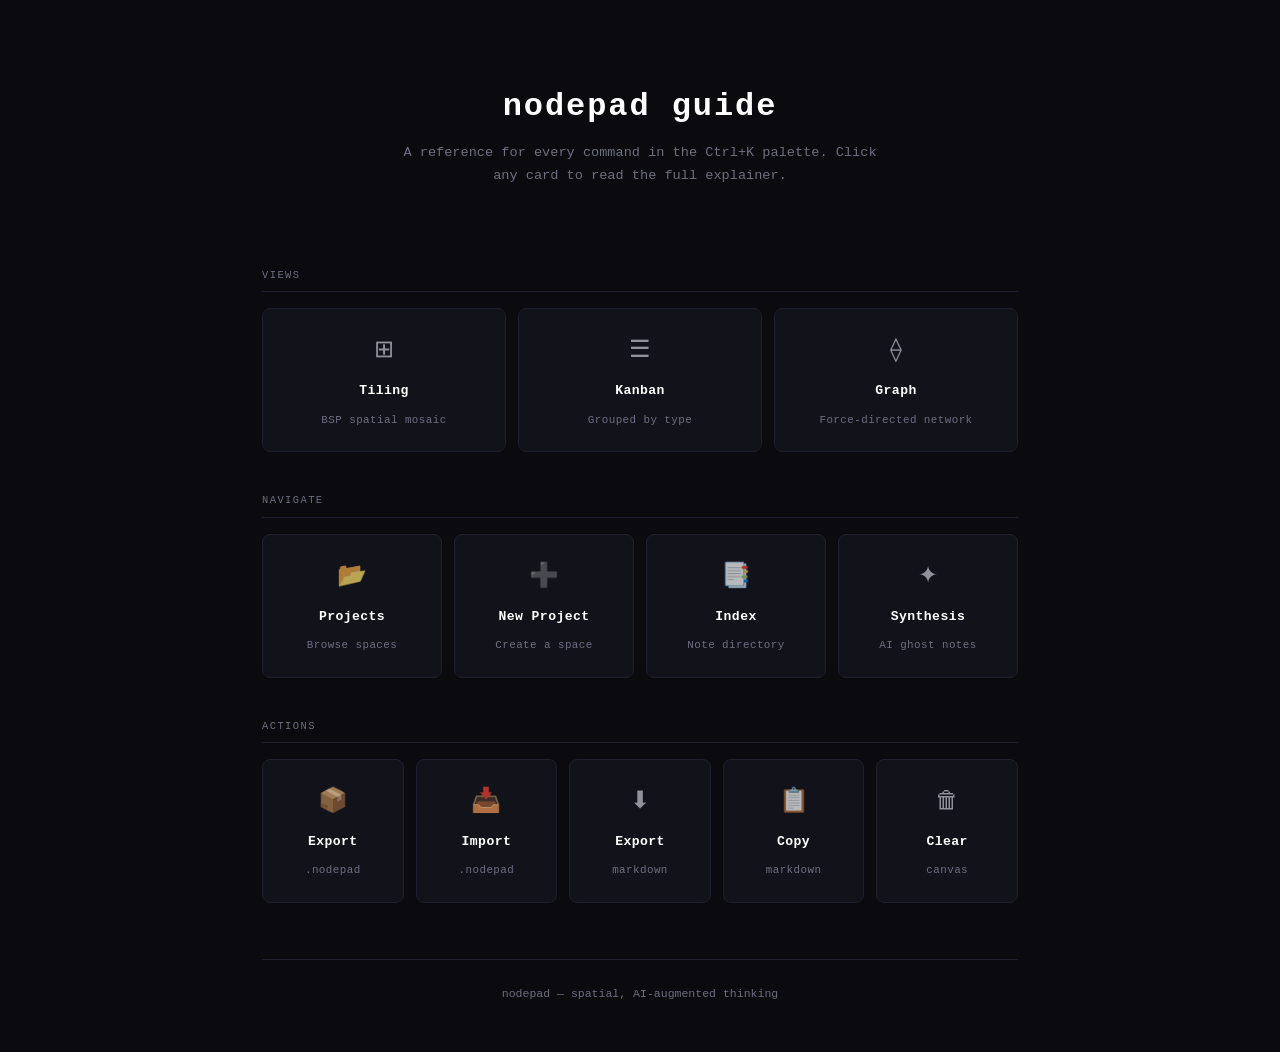
<file: guide/guide-index.html>
<!DOCTYPE html>
<html lang="en">
<head>
<meta charset="UTF-8">
<meta name="viewport" content="width=device-width, initial-scale=1.0">
<title>nodepad — Command Guide</title>
<style>
  :root { --bg: #0a0a0f; --surface: #12121a; --border: #1e1e2e; --text: #c8c8d4; --muted: #6e6e82; --accent: #4ade80; --accent-dim: #22543d; }
  * { margin: 0; padding: 0; box-sizing: border-box; }
  body { font-family: 'SF Mono', 'Cascadia Code', 'Fira Code', monospace; background: var(--bg); color: var(--text); line-height: 1.7; padding: 3rem 2rem; max-width: 820px; margin: 0 auto; }
  a { color: var(--accent); text-decoration: none; transition: opacity 0.15s; }
  a:hover { text-decoration: underline; }

  .hero { text-align: center; padding: 2rem 0 2.5rem; }
  .hero h1 { font-size: 2rem; color: #fff; letter-spacing: 0.06em; margin-bottom: 0.4rem; }
  .hero p { font-size: 0.85rem; color: var(--muted); max-width: 480px; margin: 0 auto; }

  .section-label {
    font-size: 0.65rem;
    text-transform: uppercase;
    letter-spacing: 0.14em;
    color: var(--muted);
    margin-top: 2.5rem;
    margin-bottom: 1rem;
    padding-bottom: 0.4rem;
    border-bottom: 1px solid var(--border);
  }

  .grid {
    display: grid;
    gap: 0.75rem;
  }
  .grid-3 { grid-template-columns: repeat(3, 1fr); }
  .grid-4 { grid-template-columns: repeat(4, 1fr); }
  .grid-5 { grid-template-columns: repeat(5, 1fr); }

  .card {
    display: flex;
    flex-direction: column;
    align-items: center;
    justify-content: center;
    gap: 0.5rem;
    padding: 1.4rem 1rem;
    background: var(--surface);
    border: 1px solid var(--border);
    border-radius: 8px;
    text-align: center;
    transition: border-color 0.2s, background 0.2s;
    text-decoration: none !important;
    color: var(--text);
  }
  .card:hover {
    border-color: var(--accent);
    background: #141420;
  }
  .card-icon {
    font-size: 1.5rem;
    opacity: 0.7;
  }
  .card-label {
    font-size: 0.82rem;
    font-weight: 600;
    color: #fff;
    letter-spacing: 0.03em;
  }
  .card-sub {
    font-size: 0.68rem;
    color: var(--muted);
    letter-spacing: 0.04em;
  }

  .footer {
    text-align: center;
    margin-top: 3.5rem;
    padding-top: 1.5rem;
    border-top: 1px solid var(--border);
    font-size: 0.72rem;
    color: var(--muted);
  }

  @media (max-width: 640px) {
    .grid-3, .grid-4, .grid-5 { grid-template-columns: repeat(2, 1fr); }
    body { padding: 2rem 1rem; }
  }
</style>
</head>
<body>

<div class="hero">
  <h1>nodepad guide</h1>
  <p>A reference for every command in the Ctrl+K palette. Click any card to read the full explainer.</p>
</div>

<!-- ─── VIEWS ──────────────────────────────────────────────────────────── -->

<div class="section-label">Views</div>
<div class="grid grid-3">
  <a class="card" href="tiling.html">
    <div class="card-icon">⊞</div>
    <div class="card-label">Tiling</div>
    <div class="card-sub">BSP spatial mosaic</div>
  </a>
  <a class="card" href="kanban.html">
    <div class="card-icon">☰</div>
    <div class="card-label">Kanban</div>
    <div class="card-sub">Grouped by type</div>
  </a>
  <a class="card" href="graph.html">
    <div class="card-icon">⟠</div>
    <div class="card-label">Graph</div>
    <div class="card-sub">Force-directed network</div>
  </a>
</div>

<!-- ─── NAVIGATE ───────────────────────────────────────────────────────── -->

<div class="section-label">Navigate</div>
<div class="grid grid-4">
  <a class="card" href="projects.html">
    <div class="card-icon">📂</div>
    <div class="card-label">Projects</div>
    <div class="card-sub">Browse spaces</div>
  </a>
  <a class="card" href="new-project.html">
    <div class="card-icon">➕</div>
    <div class="card-label">New Project</div>
    <div class="card-sub">Create a space</div>
  </a>
  <a class="card" href="index.html">
    <div class="card-icon">📑</div>
    <div class="card-label">Index</div>
    <div class="card-sub">Note directory</div>
  </a>
  <a class="card" href="synthesis.html">
    <div class="card-icon">✦</div>
    <div class="card-label">Synthesis</div>
    <div class="card-sub">AI ghost notes</div>
  </a>
</div>

<!-- ─── ACTIONS ─────────────────────────────────────────────────────────── -->

<div class="section-label">Actions</div>
<div class="grid grid-5">
  <a class="card" href="export-nodepad.html">
    <div class="card-icon">📦</div>
    <div class="card-label">Export</div>
    <div class="card-sub">.nodepad</div>
  </a>
  <a class="card" href="import-nodepad.html">
    <div class="card-icon">📥</div>
    <div class="card-label">Import</div>
    <div class="card-sub">.nodepad</div>
  </a>
  <a class="card" href="export-markdown.html">
    <div class="card-icon">⬇</div>
    <div class="card-label">Export</div>
    <div class="card-sub">markdown</div>
  </a>
  <a class="card" href="copy-markdown.html">
    <div class="card-icon">📋</div>
    <div class="card-label">Copy</div>
    <div class="card-sub">markdown</div>
  </a>
  <a class="card" href="clear-canvas.html">
    <div class="card-icon">🗑</div>
    <div class="card-label">Clear</div>
    <div class="card-sub">canvas</div>
  </a>
</div>

<div class="footer">
  nodepad — spatial, AI-augmented thinking
</div>

</body>
</html>
</file>
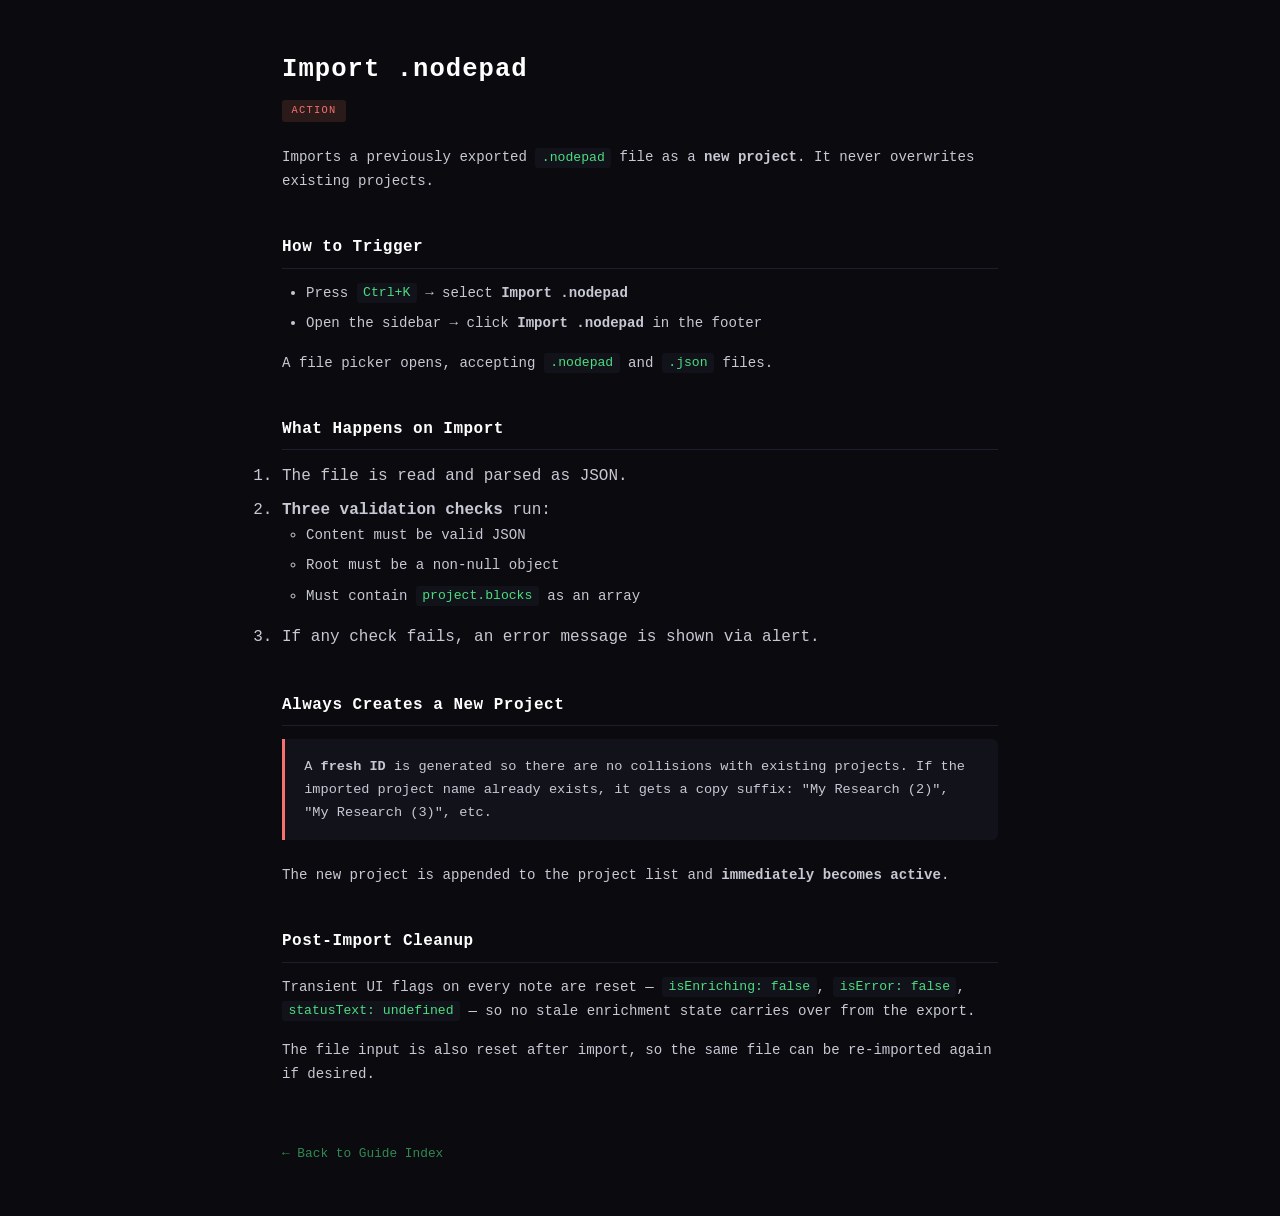
<file: guide/import-nodepad.html>
<!DOCTYPE html>
<html lang="en">
<head>
<meta charset="UTF-8">
<meta name="viewport" content="width=device-width, initial-scale=1.0">
<title>Import .nodepad — nodepad Guide</title>
<style>
  :root { --bg: #0a0a0f; --surface: #12121a; --border: #1e1e2e; --text: #c8c8d4; --muted: #6e6e82; --accent: #4ade80; --accent-dim: #22543d; }
  * { margin: 0; padding: 0; box-sizing: border-box; }
  body { font-family: 'SF Mono', 'Cascadia Code', 'Fira Code', monospace; background: var(--bg); color: var(--text); line-height: 1.7; padding: 3rem 2rem; max-width: 780px; margin: 0 auto; }
  a { color: var(--accent); text-decoration: none; }
  a:hover { text-decoration: underline; }
  h1 { font-size: 1.6rem; color: #fff; margin-bottom: 0.3rem; letter-spacing: 0.04em; }
  .badge { display: inline-block; font-size: 0.65rem; text-transform: uppercase; letter-spacing: 0.12em; padding: 0.15rem 0.6rem; border-radius: 3px; background: #2a1a1a; color: #f87171; margin-bottom: 1.5rem; }
  h2 { font-size: 1rem; color: #fff; margin-top: 2.5rem; margin-bottom: 0.8rem; padding-bottom: 0.4rem; border-bottom: 1px solid var(--border); letter-spacing: 0.03em; }
  p { margin-bottom: 1rem; font-size: 0.88rem; }
  ul { margin-bottom: 1rem; padding-left: 1.5rem; font-size: 0.88rem; }
  li { margin-bottom: 0.4rem; }
  code { background: var(--surface); padding: 0.15rem 0.4rem; border-radius: 3px; font-size: 0.82rem; color: var(--accent); }
  .callout { background: var(--surface); border-left: 3px solid #f87171; padding: 1rem 1.2rem; border-radius: 0 6px 6px 0; margin-bottom: 1.5rem; font-size: 0.85rem; }
  .back { display: inline-block; margin-top: 2.5rem; font-size: 0.8rem; opacity: 0.6; }
  .back:hover { opacity: 1; }
</style>
</head>
<body>

<h1>Import .nodepad</h1>
<span class="badge">Action</span>

<p>
  Imports a previously exported <code>.nodepad</code> file as a <strong>new project</strong>. It never overwrites existing projects.
</p>

<h2>How to Trigger</h2>
<ul>
  <li>Press <code>Ctrl+K</code> → select <strong>Import .nodepad</strong></li>
  <li>Open the sidebar → click <strong>Import .nodepad</strong> in the footer</li>
</ul>
<p>A file picker opens, accepting <code>.nodepad</code> and <code>.json</code> files.</p>

<h2>What Happens on Import</h2>
<ol>
  <li>The file is read and parsed as JSON.</li>
  <li><strong>Three validation checks</strong> run:
    <ul>
      <li>Content must be valid JSON</li>
      <li>Root must be a non-null object</li>
      <li>Must contain <code>project.blocks</code> as an array</li>
    </ul>
  </li>
  <li>If any check fails, an error message is shown via alert.</li>
</ol>

<h2>Always Creates a New Project</h2>
<div class="callout">
  A <strong>fresh ID</strong> is generated so there are no collisions with existing projects. If the imported project name already exists, it gets a copy suffix: "My Research (2)", "My Research (3)", etc.
</div>

<p>The new project is appended to the project list and <strong>immediately becomes active</strong>.</p>

<h2>Post-Import Cleanup</h2>
<p>
  Transient UI flags on every note are reset — <code>isEnriching: false</code>, <code>isError: false</code>, <code>statusText: undefined</code> — so no stale enrichment state carries over from the export.
</p>
<p>The file input is also reset after import, so the same file can be re-imported again if desired.</p>

<a class="back" href="guide-index.html">← Back to Guide Index</a>

</body>
</html>
</file>
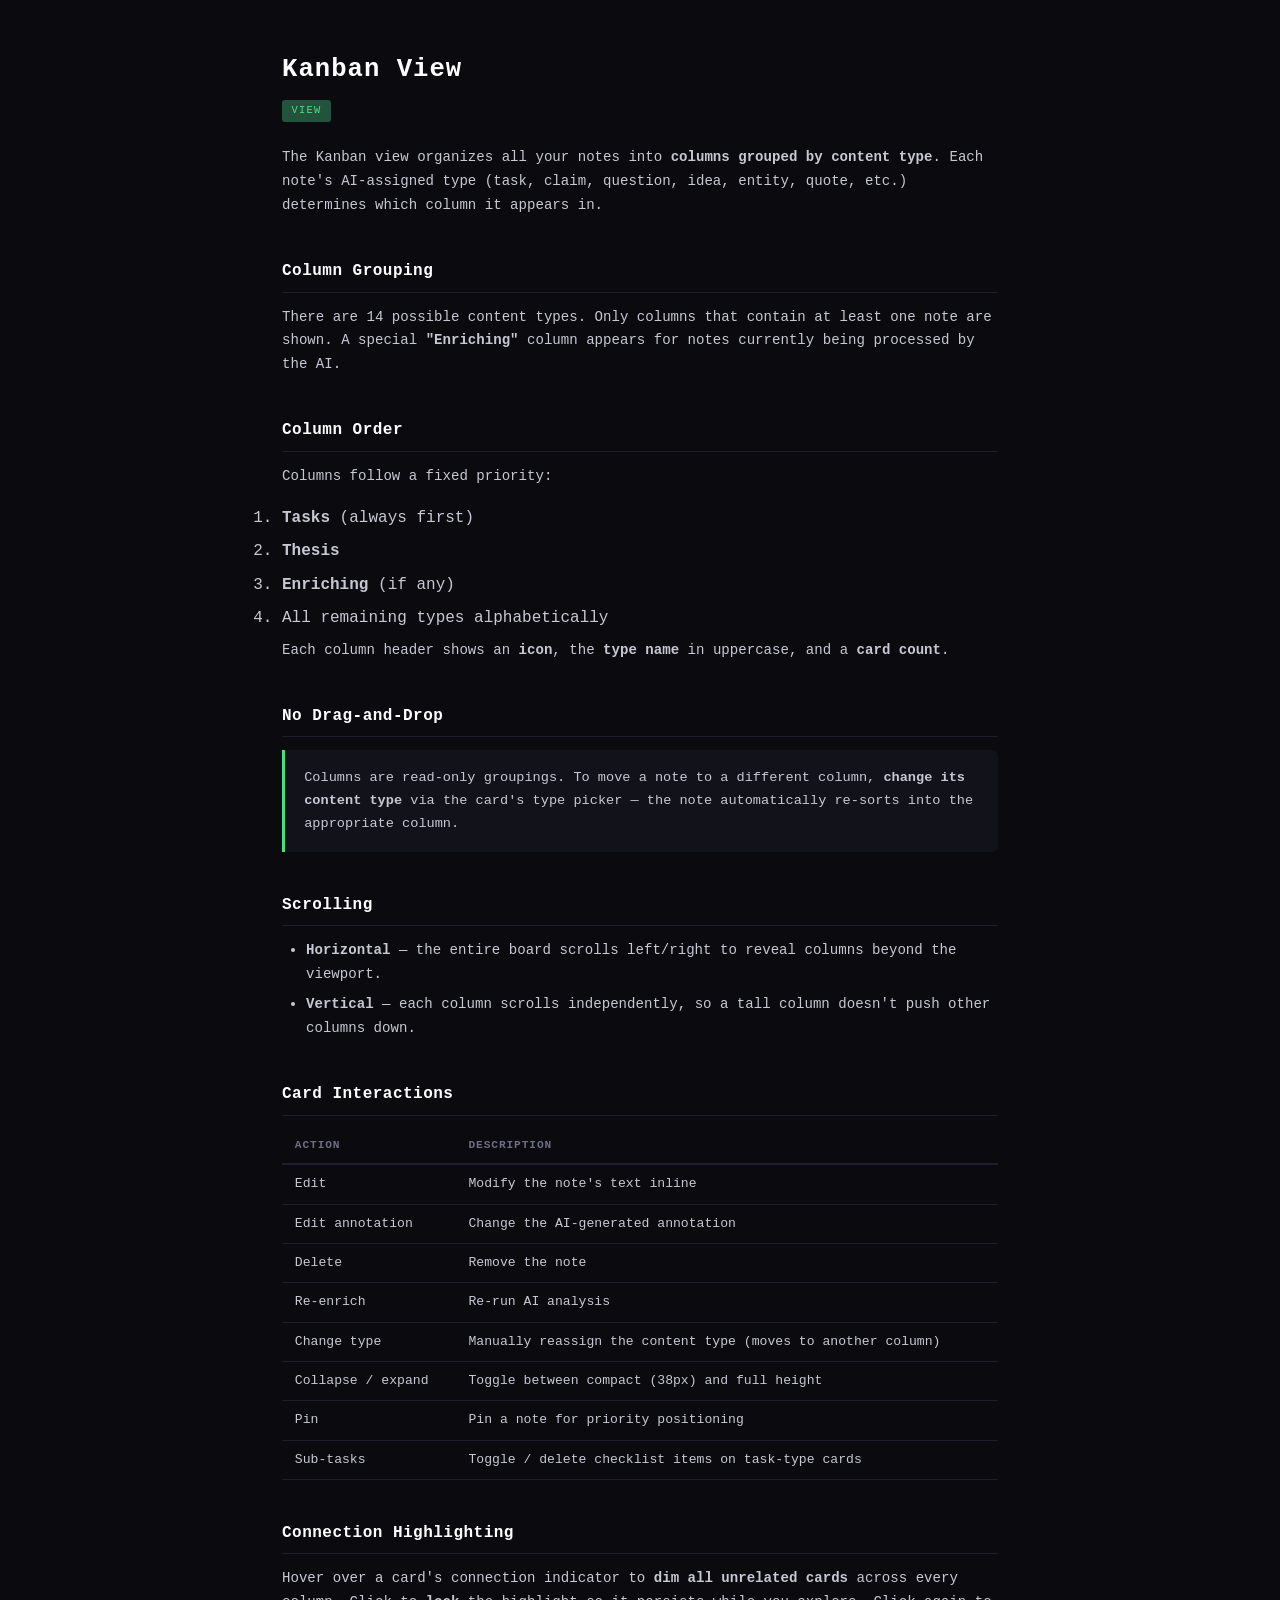
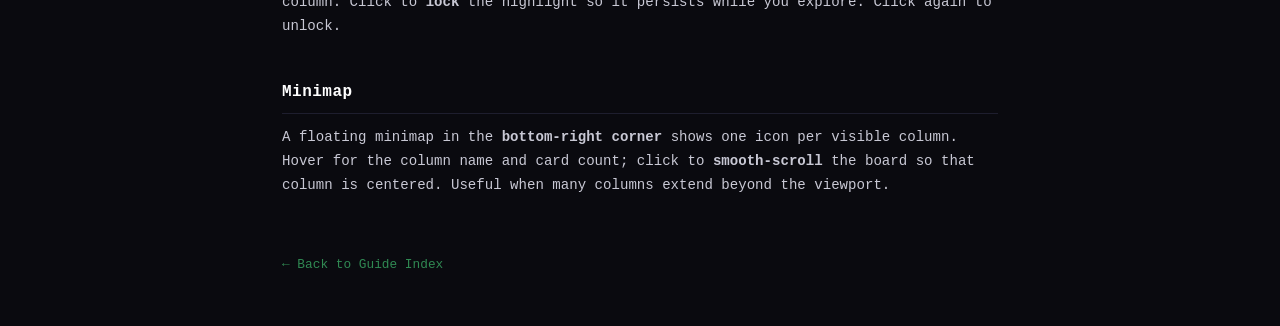
<file: guide/kanban.html>
<!DOCTYPE html>
<html lang="en">
<head>
<meta charset="UTF-8">
<meta name="viewport" content="width=device-width, initial-scale=1.0">
<title>Kanban View — nodepad Guide</title>
<style>
  :root { --bg: #0a0a0f; --surface: #12121a; --border: #1e1e2e; --text: #c8c8d4; --muted: #6e6e82; --accent: #4ade80; --accent-dim: #22543d; }
  * { margin: 0; padding: 0; box-sizing: border-box; }
  body { font-family: 'SF Mono', 'Cascadia Code', 'Fira Code', monospace; background: var(--bg); color: var(--text); line-height: 1.7; padding: 3rem 2rem; max-width: 780px; margin: 0 auto; }
  a { color: var(--accent); text-decoration: none; }
  a:hover { text-decoration: underline; }
  h1 { font-size: 1.6rem; color: #fff; margin-bottom: 0.3rem; letter-spacing: 0.04em; }
  .badge { display: inline-block; font-size: 0.65rem; text-transform: uppercase; letter-spacing: 0.12em; padding: 0.15rem 0.6rem; border-radius: 3px; background: var(--accent-dim); color: var(--accent); margin-bottom: 1.5rem; }
  h2 { font-size: 1rem; color: #fff; margin-top: 2.5rem; margin-bottom: 0.8rem; padding-bottom: 0.4rem; border-bottom: 1px solid var(--border); letter-spacing: 0.03em; }
  p { margin-bottom: 1rem; font-size: 0.88rem; }
  ul { margin-bottom: 1rem; padding-left: 1.5rem; font-size: 0.88rem; }
  li { margin-bottom: 0.4rem; }
  table { width: 100%; border-collapse: collapse; margin-bottom: 1.5rem; font-size: 0.82rem; }
  th { text-align: left; padding: 0.5rem 0.8rem; border-bottom: 2px solid var(--border); color: var(--muted); text-transform: uppercase; letter-spacing: 0.08em; font-size: 0.7rem; }
  td { padding: 0.5rem 0.8rem; border-bottom: 1px solid var(--border); }
  code { background: var(--surface); padding: 0.15rem 0.4rem; border-radius: 3px; font-size: 0.82rem; color: var(--accent); }
  .callout { background: var(--surface); border-left: 3px solid var(--accent); padding: 1rem 1.2rem; border-radius: 0 6px 6px 0; margin-bottom: 1.5rem; font-size: 0.85rem; }
  .back { display: inline-block; margin-top: 2.5rem; font-size: 0.8rem; opacity: 0.6; }
  .back:hover { opacity: 1; }
</style>
</head>
<body>

<h1>Kanban View</h1>
<span class="badge">View</span>

<p>
  The Kanban view organizes all your notes into <strong>columns grouped by content type</strong>. Each note's AI-assigned type (task, claim, question, idea, entity, quote, etc.) determines which column it appears in.
</p>

<h2>Column Grouping</h2>
<p>
  There are 14 possible content types. Only columns that contain at least one note are shown. A special <strong>"Enriching"</strong> column appears for notes currently being processed by the AI.
</p>

<h2>Column Order</h2>
<p>Columns follow a fixed priority:</p>
<ol>
  <li><strong>Tasks</strong> (always first)</li>
  <li><strong>Thesis</strong></li>
  <li><strong>Enriching</strong> (if any)</li>
  <li>All remaining types alphabetically</li>
</ol>
<p>Each column header shows an <strong>icon</strong>, the <strong>type name</strong> in uppercase, and a <strong>card count</strong>.</p>

<h2>No Drag-and-Drop</h2>
<div class="callout">
  Columns are read-only groupings. To move a note to a different column, <strong>change its content type</strong> via the card's type picker — the note automatically re-sorts into the appropriate column.
</div>

<h2>Scrolling</h2>
<ul>
  <li><strong>Horizontal</strong> — the entire board scrolls left/right to reveal columns beyond the viewport.</li>
  <li><strong>Vertical</strong> — each column scrolls independently, so a tall column doesn't push other columns down.</li>
</ul>

<h2>Card Interactions</h2>
<table>
  <tr><th>Action</th><th>Description</th></tr>
  <tr><td>Edit</td><td>Modify the note's text inline</td></tr>
  <tr><td>Edit annotation</td><td>Change the AI-generated annotation</td></tr>
  <tr><td>Delete</td><td>Remove the note</td></tr>
  <tr><td>Re-enrich</td><td>Re-run AI analysis</td></tr>
  <tr><td>Change type</td><td>Manually reassign the content type (moves to another column)</td></tr>
  <tr><td>Collapse / expand</td><td>Toggle between compact (38px) and full height</td></tr>
  <tr><td>Pin</td><td>Pin a note for priority positioning</td></tr>
  <tr><td>Sub-tasks</td><td>Toggle / delete checklist items on task-type cards</td></tr>
</table>

<h2>Connection Highlighting</h2>
<p>
  Hover over a card's connection indicator to <strong>dim all unrelated cards</strong> across every column. Click to <strong>lock</strong> the highlight so it persists while you explore. Click again to unlock.
</p>

<h2>Minimap</h2>
<p>
  A floating minimap in the <strong>bottom-right corner</strong> shows one icon per visible column. Hover for the column name and card count; click to <strong>smooth-scroll</strong> the board so that column is centered. Useful when many columns extend beyond the viewport.
</p>

<a class="back" href="guide-index.html">← Back to Guide Index</a>

</body>
</html>
</file>
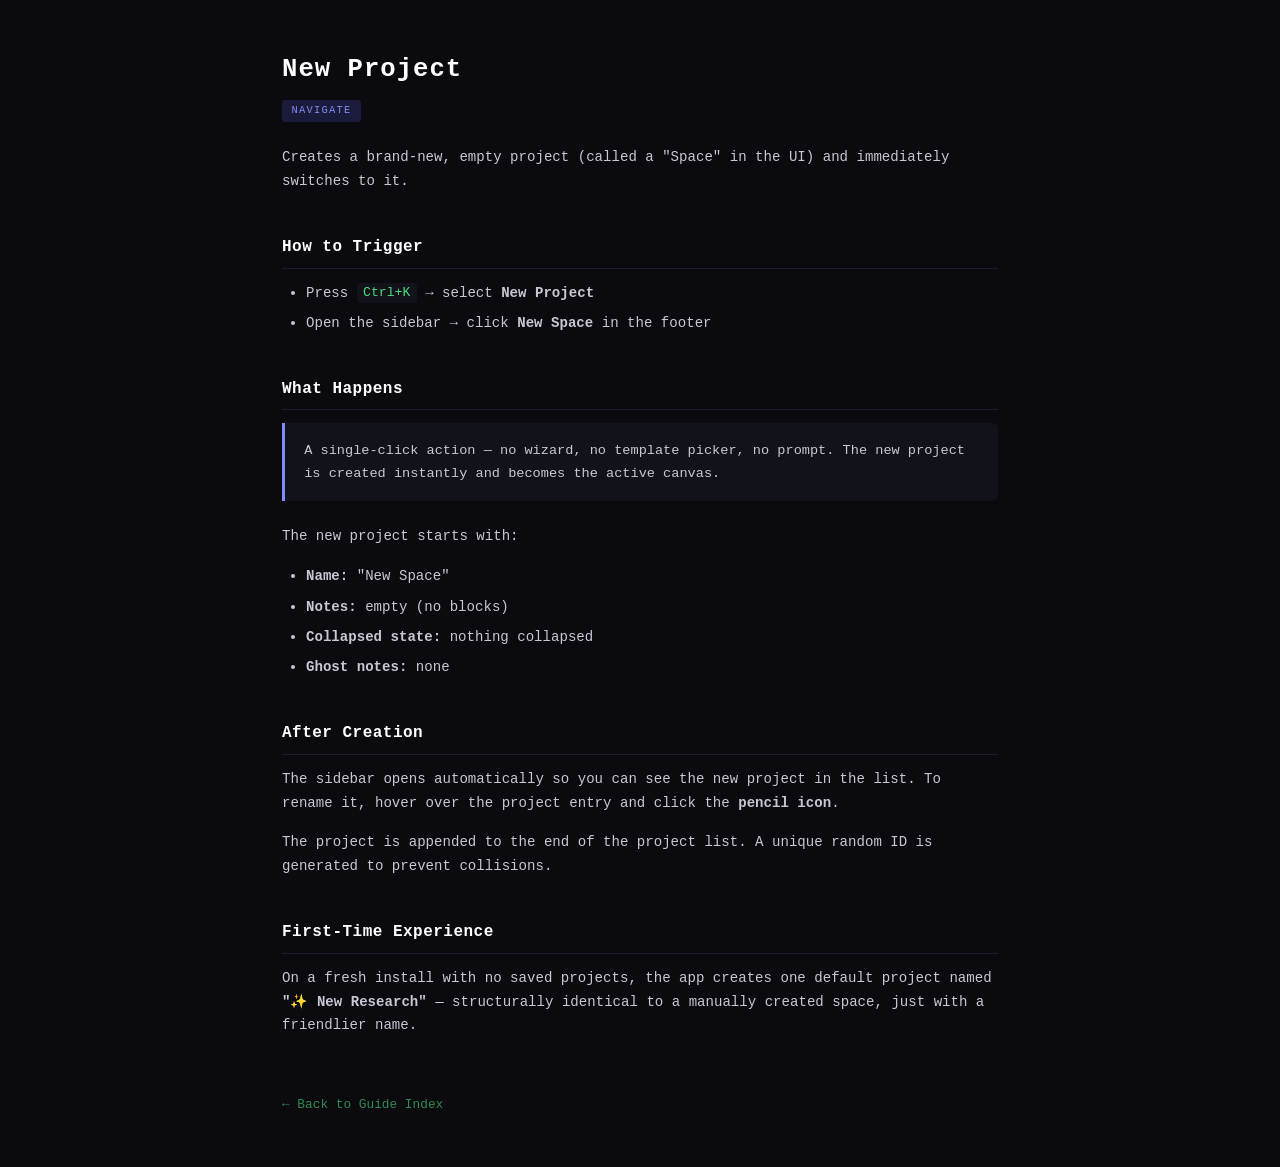
<file: guide/new-project.html>
<!DOCTYPE html>
<html lang="en">
<head>
<meta charset="UTF-8">
<meta name="viewport" content="width=device-width, initial-scale=1.0">
<title>New Project — nodepad Guide</title>
<style>
  :root { --bg: #0a0a0f; --surface: #12121a; --border: #1e1e2e; --text: #c8c8d4; --muted: #6e6e82; --accent: #4ade80; --accent-dim: #22543d; }
  * { margin: 0; padding: 0; box-sizing: border-box; }
  body { font-family: 'SF Mono', 'Cascadia Code', 'Fira Code', monospace; background: var(--bg); color: var(--text); line-height: 1.7; padding: 3rem 2rem; max-width: 780px; margin: 0 auto; }
  a { color: var(--accent); text-decoration: none; }
  a:hover { text-decoration: underline; }
  h1 { font-size: 1.6rem; color: #fff; margin-bottom: 0.3rem; letter-spacing: 0.04em; }
  .badge { display: inline-block; font-size: 0.65rem; text-transform: uppercase; letter-spacing: 0.12em; padding: 0.15rem 0.6rem; border-radius: 3px; background: #1a1a3a; color: #818cf8; margin-bottom: 1.5rem; }
  h2 { font-size: 1rem; color: #fff; margin-top: 2.5rem; margin-bottom: 0.8rem; padding-bottom: 0.4rem; border-bottom: 1px solid var(--border); letter-spacing: 0.03em; }
  p { margin-bottom: 1rem; font-size: 0.88rem; }
  ul { margin-bottom: 1rem; padding-left: 1.5rem; font-size: 0.88rem; }
  li { margin-bottom: 0.4rem; }
  code { background: var(--surface); padding: 0.15rem 0.4rem; border-radius: 3px; font-size: 0.82rem; color: var(--accent); }
  .callout { background: var(--surface); border-left: 3px solid #818cf8; padding: 1rem 1.2rem; border-radius: 0 6px 6px 0; margin-bottom: 1.5rem; font-size: 0.85rem; }
  .back { display: inline-block; margin-top: 2.5rem; font-size: 0.8rem; opacity: 0.6; }
  .back:hover { opacity: 1; }
</style>
</head>
<body>

<h1>New Project</h1>
<span class="badge">Navigate</span>

<p>
  Creates a brand-new, empty project (called a "Space" in the UI) and immediately switches to it.
</p>

<h2>How to Trigger</h2>
<ul>
  <li>Press <code>Ctrl+K</code> → select <strong>New Project</strong></li>
  <li>Open the sidebar → click <strong>New Space</strong> in the footer</li>
</ul>

<h2>What Happens</h2>
<div class="callout">
  A single-click action — no wizard, no template picker, no prompt. The new project is created instantly and becomes the active canvas.
</div>

<p>The new project starts with:</p>
<ul>
  <li><strong>Name:</strong> "New Space"</li>
  <li><strong>Notes:</strong> empty (no blocks)</li>
  <li><strong>Collapsed state:</strong> nothing collapsed</li>
  <li><strong>Ghost notes:</strong> none</li>
</ul>

<h2>After Creation</h2>
<p>
  The sidebar opens automatically so you can see the new project in the list. To rename it, hover over the project entry and click the <strong>pencil icon</strong>.
</p>
<p>
  The project is appended to the end of the project list. A unique random ID is generated to prevent collisions.
</p>

<h2>First-Time Experience</h2>
<p>
  On a fresh install with no saved projects, the app creates one default project named <strong>"✨ New Research"</strong> — structurally identical to a manually created space, just with a friendlier name.
</p>

<a class="back" href="guide-index.html">← Back to Guide Index</a>

</body>
</html>
</file>
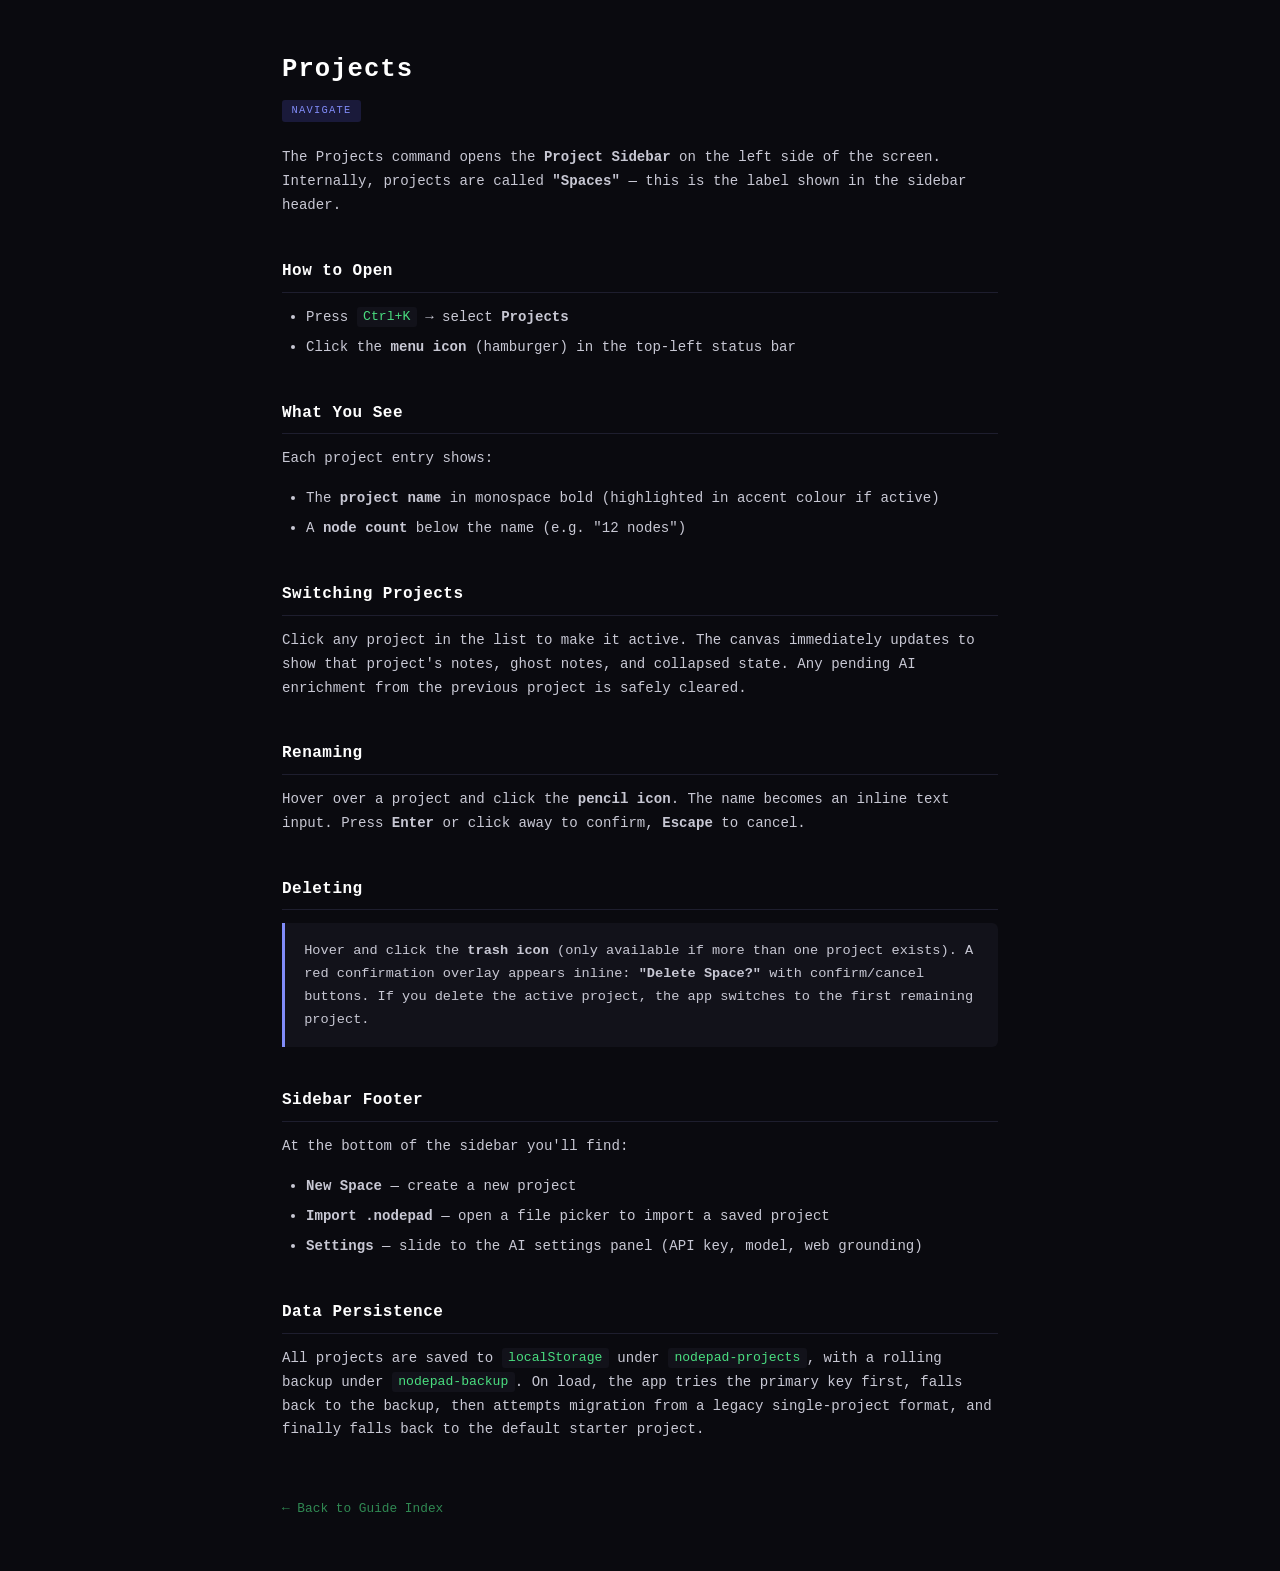
<file: guide/projects.html>
<!DOCTYPE html>
<html lang="en">
<head>
<meta charset="UTF-8">
<meta name="viewport" content="width=device-width, initial-scale=1.0">
<title>Projects — nodepad Guide</title>
<style>
  :root { --bg: #0a0a0f; --surface: #12121a; --border: #1e1e2e; --text: #c8c8d4; --muted: #6e6e82; --accent: #4ade80; --accent-dim: #22543d; }
  * { margin: 0; padding: 0; box-sizing: border-box; }
  body { font-family: 'SF Mono', 'Cascadia Code', 'Fira Code', monospace; background: var(--bg); color: var(--text); line-height: 1.7; padding: 3rem 2rem; max-width: 780px; margin: 0 auto; }
  a { color: var(--accent); text-decoration: none; }
  a:hover { text-decoration: underline; }
  h1 { font-size: 1.6rem; color: #fff; margin-bottom: 0.3rem; letter-spacing: 0.04em; }
  .badge { display: inline-block; font-size: 0.65rem; text-transform: uppercase; letter-spacing: 0.12em; padding: 0.15rem 0.6rem; border-radius: 3px; background: #1a1a3a; color: #818cf8; margin-bottom: 1.5rem; }
  h2 { font-size: 1rem; color: #fff; margin-top: 2.5rem; margin-bottom: 0.8rem; padding-bottom: 0.4rem; border-bottom: 1px solid var(--border); letter-spacing: 0.03em; }
  p { margin-bottom: 1rem; font-size: 0.88rem; }
  ul { margin-bottom: 1rem; padding-left: 1.5rem; font-size: 0.88rem; }
  li { margin-bottom: 0.4rem; }
  code { background: var(--surface); padding: 0.15rem 0.4rem; border-radius: 3px; font-size: 0.82rem; color: var(--accent); }
  .callout { background: var(--surface); border-left: 3px solid #818cf8; padding: 1rem 1.2rem; border-radius: 0 6px 6px 0; margin-bottom: 1.5rem; font-size: 0.85rem; }
  .back { display: inline-block; margin-top: 2.5rem; font-size: 0.8rem; opacity: 0.6; }
  .back:hover { opacity: 1; }
</style>
</head>
<body>

<h1>Projects</h1>
<span class="badge">Navigate</span>

<p>
  The Projects command opens the <strong>Project Sidebar</strong> on the left side of the screen. Internally, projects are called <strong>"Spaces"</strong> — this is the label shown in the sidebar header.
</p>

<h2>How to Open</h2>
<ul>
  <li>Press <code>Ctrl+K</code> → select <strong>Projects</strong></li>
  <li>Click the <strong>menu icon</strong> (hamburger) in the top-left status bar</li>
</ul>

<h2>What You See</h2>
<p>Each project entry shows:</p>
<ul>
  <li>The <strong>project name</strong> in monospace bold (highlighted in accent colour if active)</li>
  <li>A <strong>node count</strong> below the name (e.g. "12 nodes")</li>
</ul>

<h2>Switching Projects</h2>
<p>
  Click any project in the list to make it active. The canvas immediately updates to show that project's notes, ghost notes, and collapsed state. Any pending AI enrichment from the previous project is safely cleared.
</p>

<h2>Renaming</h2>
<p>
  Hover over a project and click the <strong>pencil icon</strong>. The name becomes an inline text input. Press <strong>Enter</strong> or click away to confirm, <strong>Escape</strong> to cancel.
</p>

<h2>Deleting</h2>
<div class="callout">
  Hover and click the <strong>trash icon</strong> (only available if more than one project exists). A red confirmation overlay appears inline: <strong>"Delete Space?"</strong> with confirm/cancel buttons. If you delete the active project, the app switches to the first remaining project.
</div>

<h2>Sidebar Footer</h2>
<p>At the bottom of the sidebar you'll find:</p>
<ul>
  <li><strong>New Space</strong> — create a new project</li>
  <li><strong>Import .nodepad</strong> — open a file picker to import a saved project</li>
  <li><strong>Settings</strong> — slide to the AI settings panel (API key, model, web grounding)</li>
</ul>

<h2>Data Persistence</h2>
<p>
  All projects are saved to <code>localStorage</code> under <code>nodepad-projects</code>, with a rolling backup under <code>nodepad-backup</code>. On load, the app tries the primary key first, falls back to the backup, then attempts migration from a legacy single-project format, and finally falls back to the default starter project.
</p>

<a class="back" href="guide-index.html">← Back to Guide Index</a>

</body>
</html>
</file>
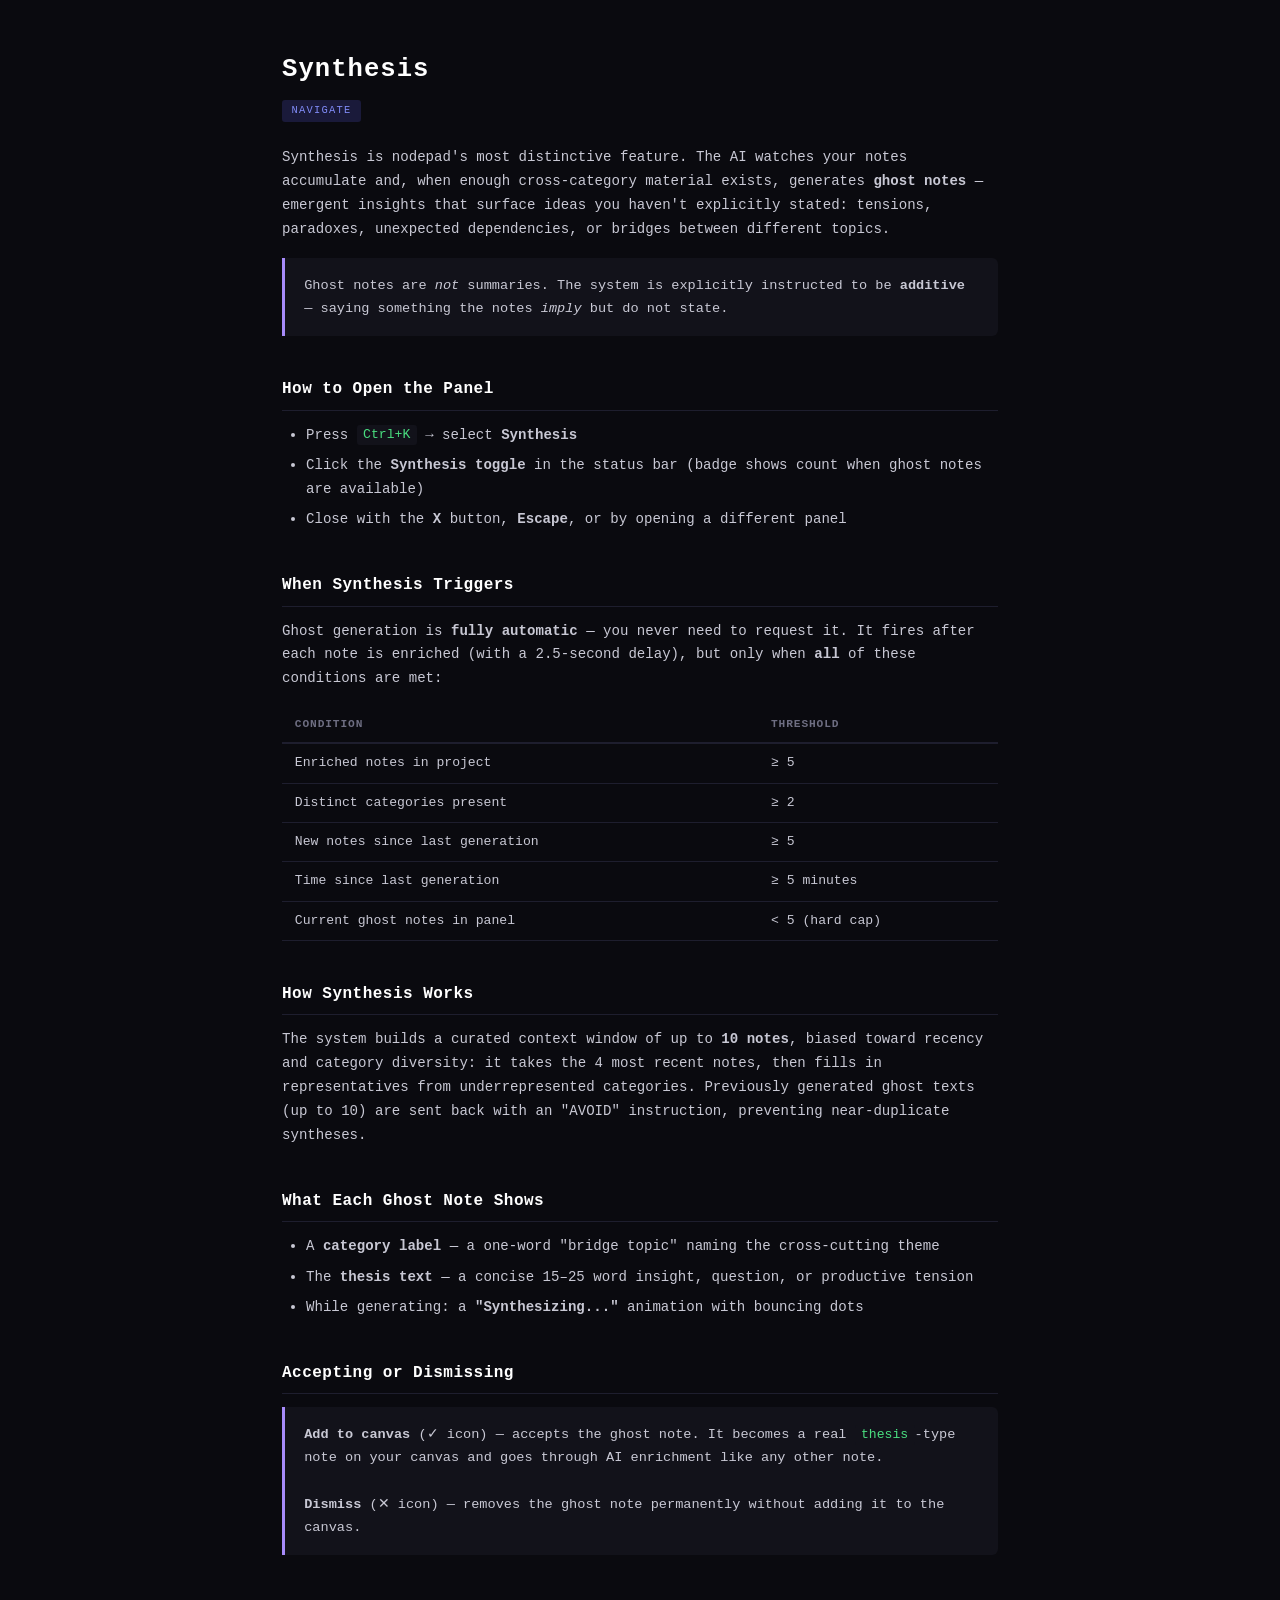
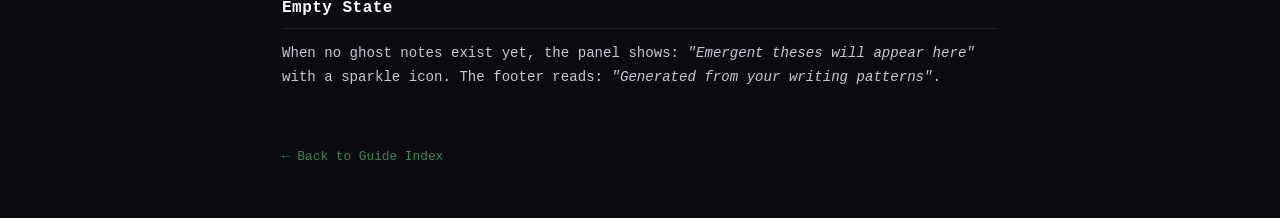
<file: guide/synthesis.html>
<!DOCTYPE html>
<html lang="en">
<head>
<meta charset="UTF-8">
<meta name="viewport" content="width=device-width, initial-scale=1.0">
<title>Synthesis — nodepad Guide</title>
<style>
  :root { --bg: #0a0a0f; --surface: #12121a; --border: #1e1e2e; --text: #c8c8d4; --muted: #6e6e82; --accent: #4ade80; --accent-dim: #22543d; }
  * { margin: 0; padding: 0; box-sizing: border-box; }
  body { font-family: 'SF Mono', 'Cascadia Code', 'Fira Code', monospace; background: var(--bg); color: var(--text); line-height: 1.7; padding: 3rem 2rem; max-width: 780px; margin: 0 auto; }
  a { color: var(--accent); text-decoration: none; }
  a:hover { text-decoration: underline; }
  h1 { font-size: 1.6rem; color: #fff; margin-bottom: 0.3rem; letter-spacing: 0.04em; }
  .badge { display: inline-block; font-size: 0.65rem; text-transform: uppercase; letter-spacing: 0.12em; padding: 0.15rem 0.6rem; border-radius: 3px; background: #1a1a3a; color: #818cf8; margin-bottom: 1.5rem; }
  h2 { font-size: 1rem; color: #fff; margin-top: 2.5rem; margin-bottom: 0.8rem; padding-bottom: 0.4rem; border-bottom: 1px solid var(--border); letter-spacing: 0.03em; }
  p { margin-bottom: 1rem; font-size: 0.88rem; }
  ul { margin-bottom: 1rem; padding-left: 1.5rem; font-size: 0.88rem; }
  li { margin-bottom: 0.4rem; }
  table { width: 100%; border-collapse: collapse; margin-bottom: 1.5rem; font-size: 0.82rem; }
  th { text-align: left; padding: 0.5rem 0.8rem; border-bottom: 2px solid var(--border); color: var(--muted); text-transform: uppercase; letter-spacing: 0.08em; font-size: 0.7rem; }
  td { padding: 0.5rem 0.8rem; border-bottom: 1px solid var(--border); }
  code { background: var(--surface); padding: 0.15rem 0.4rem; border-radius: 3px; font-size: 0.82rem; color: var(--accent); }
  .callout { background: var(--surface); border-left: 3px solid #a78bfa; padding: 1rem 1.2rem; border-radius: 0 6px 6px 0; margin-bottom: 1.5rem; font-size: 0.85rem; }
  .back { display: inline-block; margin-top: 2.5rem; font-size: 0.8rem; opacity: 0.6; }
  .back:hover { opacity: 1; }
</style>
</head>
<body>

<h1>Synthesis</h1>
<span class="badge">Navigate</span>

<p>
  Synthesis is nodepad's most distinctive feature. The AI watches your notes accumulate and, when enough cross-category material exists, generates <strong>ghost notes</strong> — emergent insights that surface ideas you haven't explicitly stated: tensions, paradoxes, unexpected dependencies, or bridges between different topics.
</p>

<div class="callout">
  Ghost notes are <em>not</em> summaries. The system is explicitly instructed to be <strong>additive</strong> — saying something the notes <em>imply</em> but do not state.
</div>

<h2>How to Open the Panel</h2>
<ul>
  <li>Press <code>Ctrl+K</code> → select <strong>Synthesis</strong></li>
  <li>Click the <strong>Synthesis toggle</strong> in the status bar (badge shows count when ghost notes are available)</li>
  <li>Close with the <strong>X</strong> button, <strong>Escape</strong>, or by opening a different panel</li>
</ul>

<h2>When Synthesis Triggers</h2>
<p>
  Ghost generation is <strong>fully automatic</strong> — you never need to request it. It fires after each note is enriched (with a 2.5-second delay), but only when <strong>all</strong> of these conditions are met:
</p>
<table>
  <tr><th>Condition</th><th>Threshold</th></tr>
  <tr><td>Enriched notes in project</td><td>≥ 5</td></tr>
  <tr><td>Distinct categories present</td><td>≥ 2</td></tr>
  <tr><td>New notes since last generation</td><td>≥ 5</td></tr>
  <tr><td>Time since last generation</td><td>≥ 5 minutes</td></tr>
  <tr><td>Current ghost notes in panel</td><td>&lt; 5 (hard cap)</td></tr>
</table>

<h2>How Synthesis Works</h2>
<p>
  The system builds a curated context window of up to <strong>10 notes</strong>, biased toward recency and category diversity: it takes the 4 most recent notes, then fills in representatives from underrepresented categories. Previously generated ghost texts (up to 10) are sent back with an "AVOID" instruction, preventing near-duplicate syntheses.
</p>

<h2>What Each Ghost Note Shows</h2>
<ul>
  <li>A <strong>category label</strong> — a one-word "bridge topic" naming the cross-cutting theme</li>
  <li>The <strong>thesis text</strong> — a concise 15–25 word insight, question, or productive tension</li>
  <li>While generating: a <strong>"Synthesizing..."</strong> animation with bouncing dots</li>
</ul>

<h2>Accepting or Dismissing</h2>
<div class="callout">
  <strong>Add to canvas</strong> (✓ icon) — accepts the ghost note. It becomes a real <code>thesis</code>-type note on your canvas and goes through AI enrichment like any other note.<br><br>
  <strong>Dismiss</strong> (✕ icon) — removes the ghost note permanently without adding it to the canvas.
</div>

<h2>Empty State</h2>
<p>
  When no ghost notes exist yet, the panel shows: <em>"Emergent theses will appear here"</em> with a sparkle icon. The footer reads: <em>"Generated from your writing patterns"</em>.
</p>

<a class="back" href="guide-index.html">← Back to Guide Index</a>

</body>
</html>
</file>
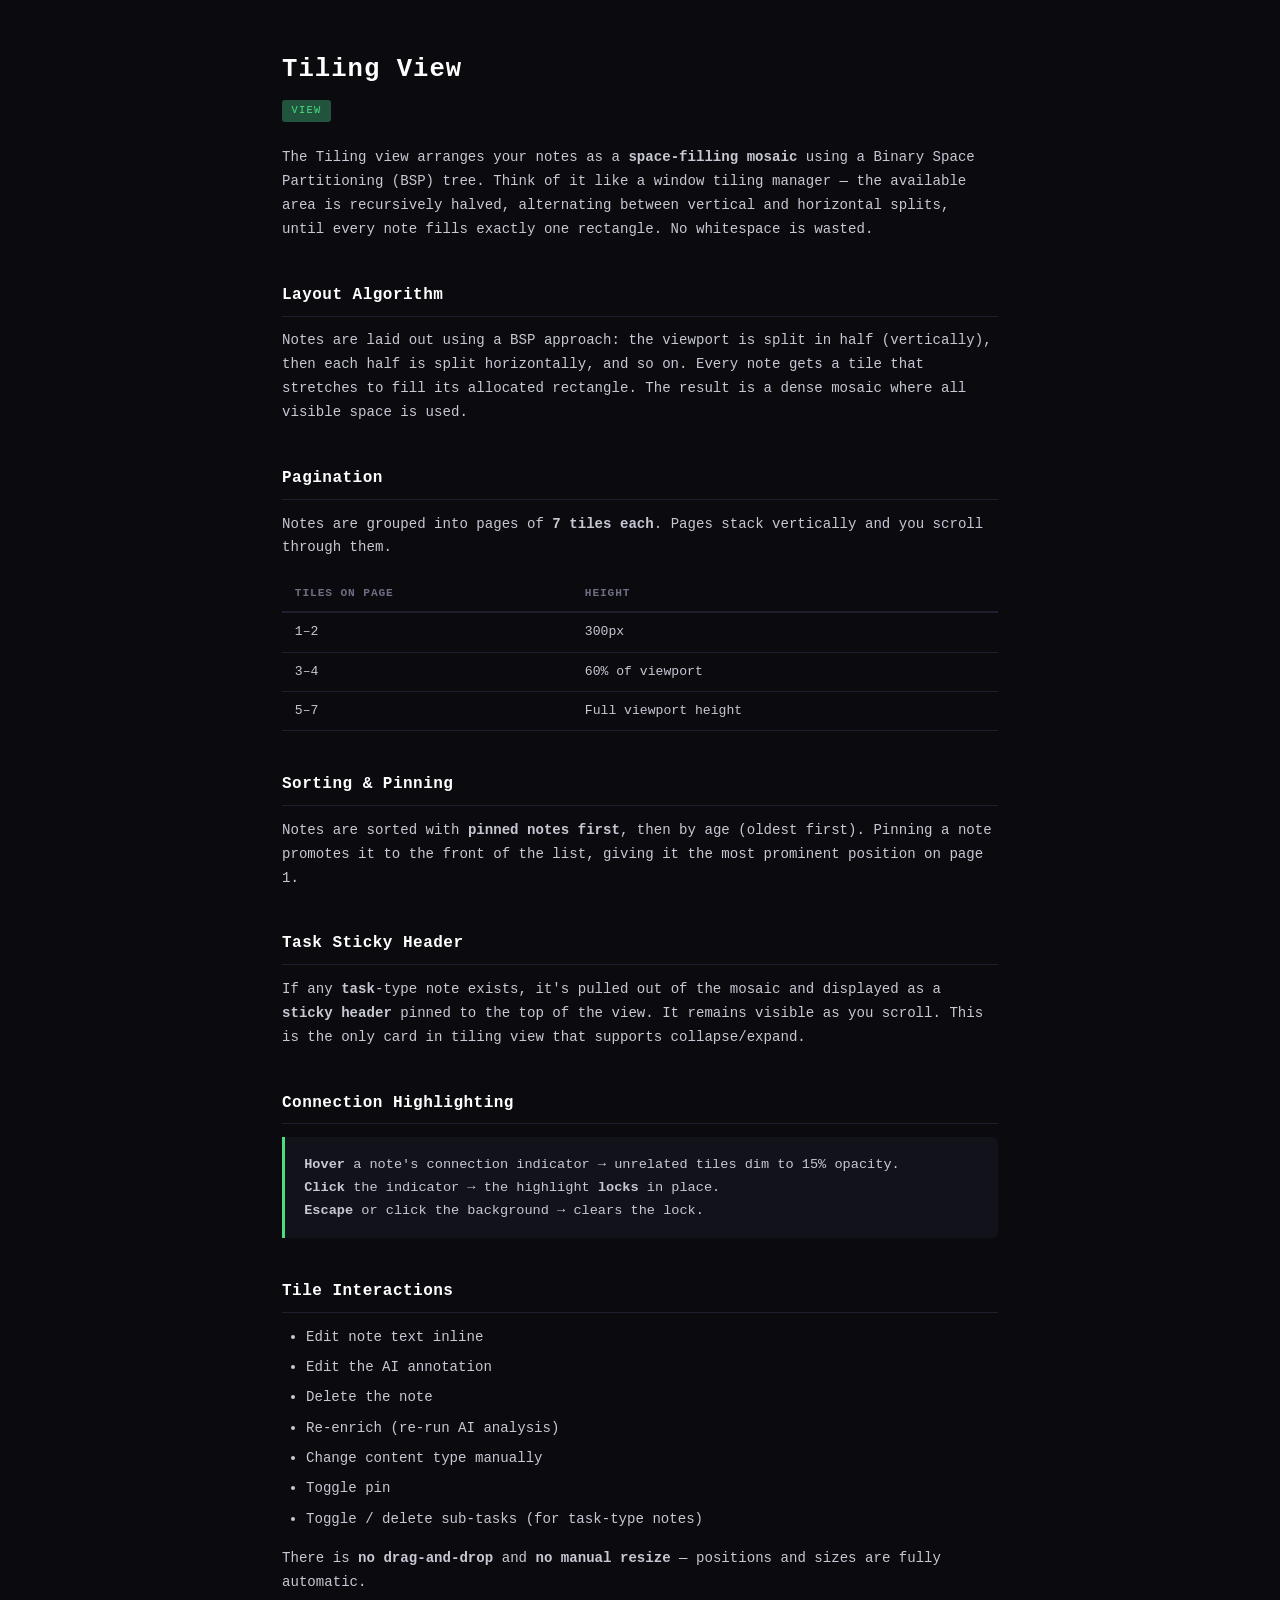
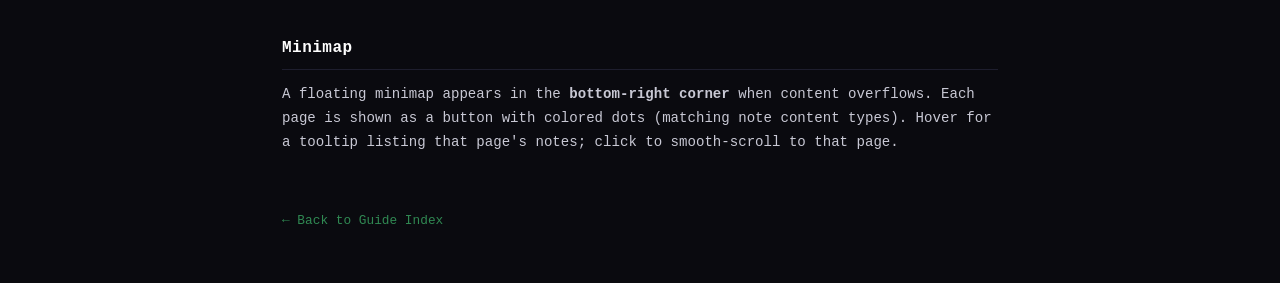
<file: guide/tiling.html>
<!DOCTYPE html>
<html lang="en">
<head>
<meta charset="UTF-8">
<meta name="viewport" content="width=device-width, initial-scale=1.0">
<title>Tiling View — nodepad Guide</title>
<style>
  :root { --bg: #0a0a0f; --surface: #12121a; --border: #1e1e2e; --text: #c8c8d4; --muted: #6e6e82; --accent: #4ade80; --accent-dim: #22543d; }
  * { margin: 0; padding: 0; box-sizing: border-box; }
  body { font-family: 'SF Mono', 'Cascadia Code', 'Fira Code', monospace; background: var(--bg); color: var(--text); line-height: 1.7; padding: 3rem 2rem; max-width: 780px; margin: 0 auto; }
  a { color: var(--accent); text-decoration: none; }
  a:hover { text-decoration: underline; }
  h1 { font-size: 1.6rem; color: #fff; margin-bottom: 0.3rem; letter-spacing: 0.04em; }
  .badge { display: inline-block; font-size: 0.65rem; text-transform: uppercase; letter-spacing: 0.12em; padding: 0.15rem 0.6rem; border-radius: 3px; background: var(--accent-dim); color: var(--accent); margin-bottom: 1.5rem; }
  h2 { font-size: 1rem; color: #fff; margin-top: 2.5rem; margin-bottom: 0.8rem; padding-bottom: 0.4rem; border-bottom: 1px solid var(--border); letter-spacing: 0.03em; }
  p { margin-bottom: 1rem; font-size: 0.88rem; }
  ul, ol { margin-bottom: 1rem; padding-left: 1.5rem; font-size: 0.88rem; }
  li { margin-bottom: 0.4rem; }
  table { width: 100%; border-collapse: collapse; margin-bottom: 1.5rem; font-size: 0.82rem; }
  th { text-align: left; padding: 0.5rem 0.8rem; border-bottom: 2px solid var(--border); color: var(--muted); text-transform: uppercase; letter-spacing: 0.08em; font-size: 0.7rem; }
  td { padding: 0.5rem 0.8rem; border-bottom: 1px solid var(--border); }
  code { background: var(--surface); padding: 0.15rem 0.4rem; border-radius: 3px; font-size: 0.82rem; color: var(--accent); }
  .callout { background: var(--surface); border-left: 3px solid var(--accent); padding: 1rem 1.2rem; border-radius: 0 6px 6px 0; margin-bottom: 1.5rem; font-size: 0.85rem; }
  .back { display: inline-block; margin-top: 2.5rem; font-size: 0.8rem; opacity: 0.6; }
  .back:hover { opacity: 1; }
</style>
</head>
<body>

<h1>Tiling View</h1>
<span class="badge">View</span>

<p>
  The Tiling view arranges your notes as a <strong>space-filling mosaic</strong> using a Binary Space Partitioning (BSP) tree. Think of it like a window tiling manager — the available area is recursively halved, alternating between vertical and horizontal splits, until every note fills exactly one rectangle. No whitespace is wasted.
</p>

<h2>Layout Algorithm</h2>
<p>
  Notes are laid out using a BSP approach: the viewport is split in half (vertically), then each half is split horizontally, and so on. Every note gets a tile that stretches to fill its allocated rectangle. The result is a dense mosaic where all visible space is used.
</p>

<h2>Pagination</h2>
<p>Notes are grouped into pages of <strong>7 tiles each</strong>. Pages stack vertically and you scroll through them.</p>
<table>
  <tr><th>Tiles on page</th><th>Height</th></tr>
  <tr><td>1–2</td><td>300px</td></tr>
  <tr><td>3–4</td><td>60% of viewport</td></tr>
  <tr><td>5–7</td><td>Full viewport height</td></tr>
</table>

<h2>Sorting &amp; Pinning</h2>
<p>
  Notes are sorted with <strong>pinned notes first</strong>, then by age (oldest first). Pinning a note promotes it to the front of the list, giving it the most prominent position on page 1.
</p>

<h2>Task Sticky Header</h2>
<p>
  If any <strong>task</strong>-type note exists, it's pulled out of the mosaic and displayed as a <strong>sticky header</strong> pinned to the top of the view. It remains visible as you scroll. This is the only card in tiling view that supports collapse/expand.
</p>

<h2>Connection Highlighting</h2>
<div class="callout">
  <strong>Hover</strong> a note's connection indicator → unrelated tiles dim to 15% opacity.<br>
  <strong>Click</strong> the indicator → the highlight <strong>locks</strong> in place.<br>
  <strong>Escape</strong> or click the background → clears the lock.
</div>

<h2>Tile Interactions</h2>
<ul>
  <li>Edit note text inline</li>
  <li>Edit the AI annotation</li>
  <li>Delete the note</li>
  <li>Re-enrich (re-run AI analysis)</li>
  <li>Change content type manually</li>
  <li>Toggle pin</li>
  <li>Toggle / delete sub-tasks (for task-type notes)</li>
</ul>
<p>There is <strong>no drag-and-drop</strong> and <strong>no manual resize</strong> — positions and sizes are fully automatic.</p>

<h2>Minimap</h2>
<p>
  A floating minimap appears in the <strong>bottom-right corner</strong> when content overflows. Each page is shown as a button with colored dots (matching note content types). Hover for a tooltip listing that page's notes; click to smooth-scroll to that page.
</p>

<a class="back" href="guide-index.html">← Back to Guide Index</a>

</body>
</html>
</file>
